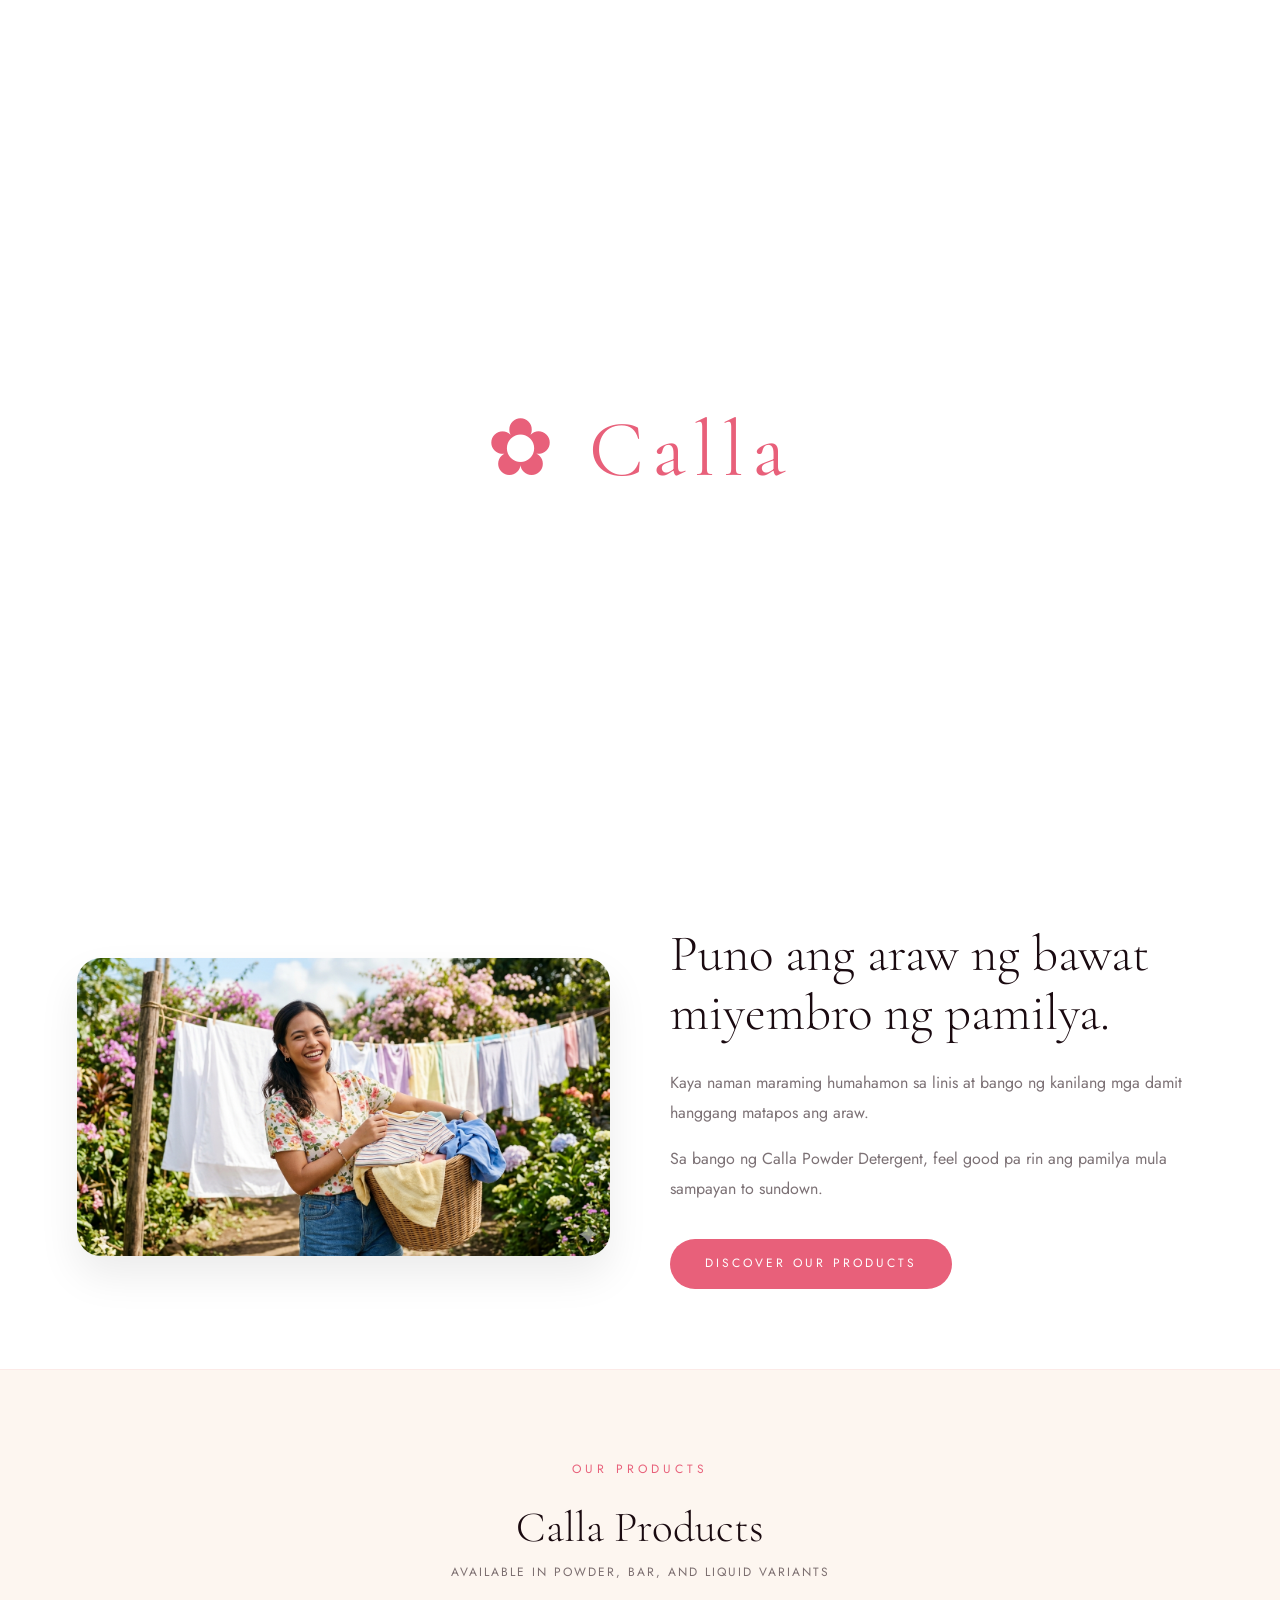
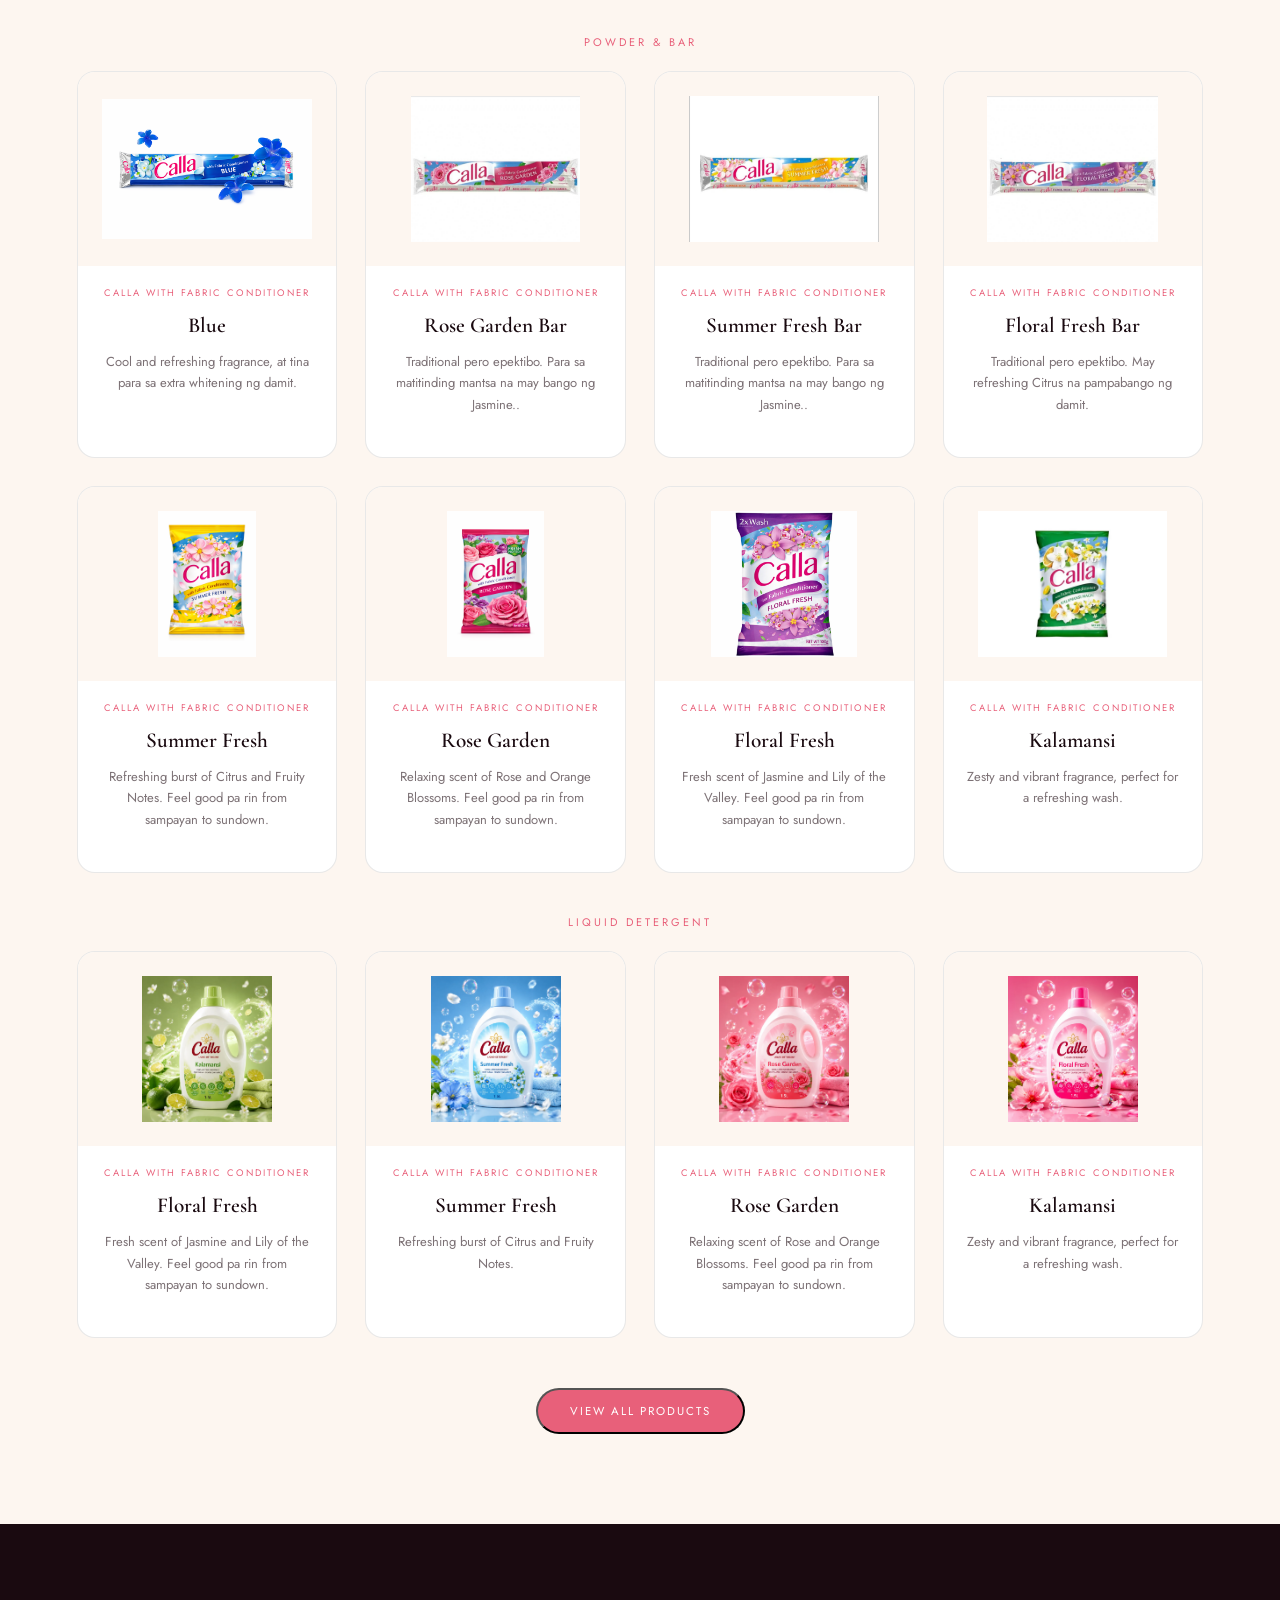
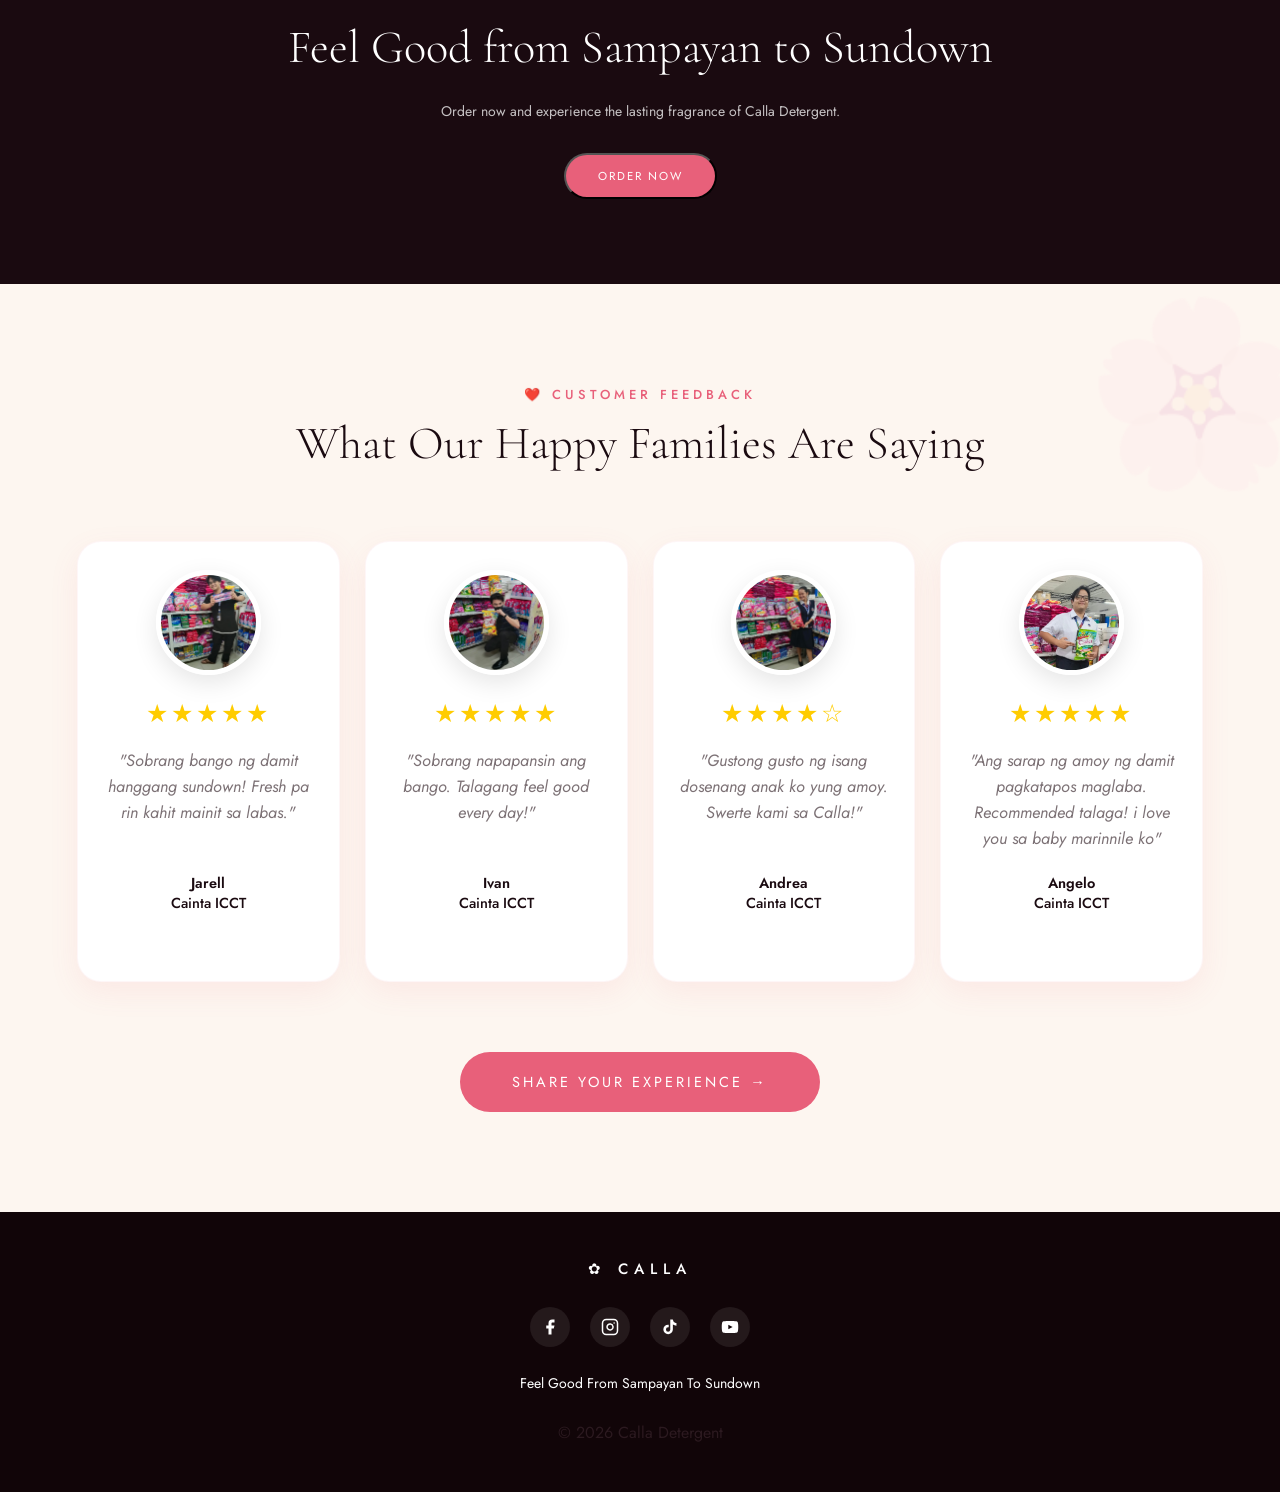
<file: CallaShop_Railway_Fixed (1)/wwwroot/index.html>
<!DOCTYPE html>
<html lang="en">
<head>
  <meta charset="UTF-8" />
  <meta name="viewport" content="width=device-width, initial-scale=1.0" />
  <link rel="preconnect" href="https://fonts.googleapis.com" />
  <link rel="preconnect" href="https://fonts.gstatic.com" crossorigin />
  <link href="https://fonts.googleapis.com/css2?family=Cormorant+Garamond:ital,wght@0,300;0,400;0,600;1,300;1,400&family=Jost:wght@200;300;400;500&display=swap" rel="stylesheet" />
  <title></title>
  <style>
    *, *::before, *::after { margin:0; padding:0; box-sizing:border-box; }
    :root {
      --pink:       #e8607a;
      --pink-light: #f2a0b0;
      --pink-pale:  #fdf0f3;
      --cream:      #fdf6f0;
      --dark:       #1a0a10;
      --text:       #2c1a20;
      --muted:      rgba(44,26,32,0.62);
      --border:     rgba(0,0,0,0.09);
      --white:      #ffffff;
      --font-d: 'Cormorant Garamond', Georgia, serif;
      --font-b: 'Jost', sans-serif;
    }
    html, body { 
      font-family: var(--font-b); 
      background: var(--white); 
      color: var(--text); 
      line-height: 1.65; 
    }

   nav{
  background:rgba(255,255,255,.96);

  backdrop-filter:blur(12px);

  border-bottom:1px solid rgba(232,96,122,.12);

  box-shadow:0 8px 30px rgba(0,0,0,.04);

  padding:0 6%;

  display:flex;
  align-items:center;
  justify-content:space-between;

  height:80px;

  position:sticky;
  top:0;

  z-index:999;
}
    
    .logo { display:flex; align-items:center; gap:10px; text-decoration:none; }
    .logo-name{
  font-family:var(--font-d);
  font-weight:600;

  font-size:36px;

  letter-spacing:4px;

  color:var(--pink);

  font-style:italic;
}
    .nav-links { display:flex; list-style:none; gap:2.5rem; }
.nav-links a{
  text-decoration:none;

  font-size:12px;

  font-weight:500;

  letter-spacing:3px;

  text-transform:uppercase;

  color:var(--text);

  opacity:.75;
}
.nav-links a:hover{
  opacity:1;
  color:var(--pink);
}
.nav-links a.active{
  color:var(--pink);
  opacity:1;
}



/* HERO */
.hero{
  position:relative;
  min-height:85vh;
  display:flex;
  align-items:center;
  padding:0 8%;
  overflow:hidden;
}

.hero-bg{
  position:absolute;
  inset:0;

background:
  linear-gradient(
    rgba(120,40,70,0.15),
    rgba(120,40,70,0.15)
  ),
  url('./assets/images/hero4.png');

  background-size:cover;
  background-position:center;
  background-repeat:no-repeat;

  animation:heroZoom 25s ease-in-out infinite alternate;
}
@keyframes heroZoom{
  from{
    transform:scale(1);
  }

  to{
    transform:scale(1.08);
  }
}

.hero-content{
  position:relative;
  z-index:2;
  width:100%;
}

.hero-text{
  max-width:550px;
  color:white;

  transform:translateY(-70px);
}

.hero-text h1{
  font-family:var(--font-d);
  font-size:clamp(5rem,8vw,8rem);
  font-style:italic;
  font-weight:300;
  line-height:.9;
  margin-bottom:18px;
}

.hero-subtitle{
  font-size:clamp(1.8rem,3vw,2.8rem);
  letter-spacing:14px;
  text-transform:uppercase;
  margin-bottom:28px;
}

.hero-description{
  font-size:20px;
  line-height:1.8;
  max-width:500px;
  margin-bottom:40px;
}

.hero-btn{
  display:inline-block;
  background:#ff5f8c;
  color:#fff;
  text-decoration:none;

  padding:22px 60px;

  border-radius:999px;

  font-size:15px;
  letter-spacing:4px;
  text-transform:uppercase;

  transition:.3s ease;
}

.hero-btn:hover{
  background:#eb4d7b;
  transform:translateY(-3px);
}

    /* Trust Band */
    .band {
      background: var(--pink);
      padding: 22px 6%;
      display: flex;
      align-items: center;
      justify-content: center;
      gap: 45px;
      flex-wrap: wrap;
      color: white;
      margin-top:-1px;
    }
    .band-item {
      display: flex;
      align-items: center;
      gap: 12px;
      text-align: center;
    }
    .band-num {
      font-family: var(--font-d);
      font-size: 2.1rem;
      font-weight: 600;
      line-height: 1;
    }
    .band-lbl {
      font-size: 9.5px;
      letter-spacing: 2px;
      text-transform: uppercase;
      opacity: 0.95;
      max-width: 110px;
    }

    /* Intro */
    .intro { 
      padding: 85px 6%; 
      background: var(--white); 
      display:flex; 
      flex-direction:column; 
      align-items:center; 
      text-align:center; 
    }
    .intro-text { max-width:640px; }
    .intro-text h2 { 
      font-family:var(--font-d); 
      font-size:clamp(1.8rem,3vw,2.6rem); 
      font-weight:300; 
      color:var(--dark); 
      margin-bottom:18px; 
      line-height:1.2; 
    }
    .intro-text p { 
      font-size:14px; 
      line-height:1.9; 
      color:var(--muted); 
    }

   .products-section{
    padding:90px 6%;
    background:var(--cream);

    border-top:1px solid rgba(232,96,122,.08);
}
    .sec-header { text-align:center; margin-bottom:50px; }
    .sec-header h2 { 
      font-family:var(--font-d); 
      font-size:clamp(1.9rem,4vw,2.7rem); 
      font-weight:300; 
      color:var(--dark); 
    }
    .sec-header p { 
      font-size:12px; 
      letter-spacing:2px; 
      text-transform:uppercase; 
      color:var(--muted); 
    }

    .category-label {
      text-align:center; 
      margin:40px 0 20px;
    }
    .category-label p {
      font-size:11px; 
      letter-spacing:3px; 
      text-transform:uppercase; 
      color:var(--pink); 
    }

    .products-row { 
      display:grid; 
      grid-template-columns:repeat(auto-fill,minmax(245px,1fr)); 
      gap:28px; 
      max-width:1250px; 
      margin:0 auto; 
    }
    .prod-card { 
      background:var(--white); 
      border-radius:18px; 
      overflow:hidden; 
      border:1px solid var(--border); 
      transition: all .3s ease; 
    }
   .prod-card:hover{
  box-shadow:0 25px 50px rgba(232,96,122,.18);
  transform:translateY(-10px);
}
    .prod-img-wrap { 
      width:100%; 
      aspect-ratio:4/3; 
      background:var(--cream); 
      display:flex; 
      align-items:center; 
      justify-content:center; 
      overflow:hidden; 
      padding:24px; 
    }
    .prod-img-wrap img { 
      width:100%; 
      height:100%; 
      object-fit:contain; 
      transition:transform .4s ease; 
    }
    .prod-card:hover .prod-img-wrap img { 
      transform:scale(1.08); 
    }

    .prod-info { padding:20px 22px 26px; text-align:center; }
    .prod-tag { 
      font-size:9.5px; 
      letter-spacing:2px; 
      text-transform:uppercase; 
      color:var(--pink); 
      margin-bottom:6px; 
    }
    .prod-name { 
      font-family:var(--font-d); 
      font-size:1.33rem; 
      font-weight:600; 
      color:var(--dark); 
      margin-bottom:8px; 
    }
    .prod-desc { 
      font-size:13px; 
      line-height:1.65; 
      color:var(--muted); 
      margin-bottom:16px; 
    }

    .prod-link { 
      background:var(--pink); 
      color:var(--white); 
      text-decoration:none; 
      padding:13px 32px; 
      border-radius:50px; 
      font-family:var(--font-b); 
      font-size:11.5px; 
      letter-spacing:2px; 
      text-transform:uppercase; 
      cursor:pointer; 
      transition:background .3s; 
      display: inline-block;
    }
    .prod-link:hover { background:#d44f68; }

    .cta-section { 
      background:var(--dark); 
      padding:85px 6%; 
      text-align:center; 
    }
    .cta-section h2 { 
      font-family:var(--font-d); 
      font-size:clamp(1.9rem,4.5vw,2.9rem); 
      font-weight:300; 
      color:var(--white); 
      margin-bottom:14px; 
    }
    .cta-section p { 
      font-size:14px; 
      color:rgba(255,255,255,0.75); 
      max-width:520px; 
      margin:0 auto 30px; 
    }

    footer { 
      background:#110508; 
      padding:45px 6%; 
      display:flex; 
      align-items:center; 
      justify-content:space-between; 
      flex-wrap:wrap; 
      gap:25px; 
    }
    .foot-logo { 
      font-family:var(--font-b); 
      font-weight:500; 
      font-size:15px; 
      letter-spacing:6px; 
      text-transform:uppercase; 
      color:var(--white); 
    }
    .family-section{
  padding:80px 6%;
  display:flex;
  align-items:center;
  justify-content:center;
  gap:60px;
  background:#fff;
}

.family-image{
  flex:1;
  position:relative;
}
.family-image::before{
  content:'';

  position:absolute;

  width:220px;
  height:220px;

  border-radius:50%;

  background:rgba(232,96,122,.08);

  top:-35px;
  left:-35px;

  z-index:-1;
}
.family-image::after{
  content:'';

  position:absolute;

  width:120px;
  height:120px;

  border-radius:50%;

  background:rgba(232,96,122,.05);

  right:-20px;
  bottom:-20px;

  z-index:-1;
}

.family-image img{
  width:100%;
  border-radius:24px;
  display:block;
  box-shadow:0 20px 40px rgba(0,0,0,.08);
}

.family-content{
  flex:1;
  max-width:550px;
}

.family-content h2{
  font-family:var(--font-d);
  font-size:clamp(2.3rem,4vw,3.5rem);
  font-weight:300;
  line-height:1.15;
  margin-bottom:25px;
  color:var(--dark);
}

.family-content p{
  font-size:16px;
  color:var(--muted);
  margin-bottom:15px;
  line-height:1.9;
}

.family-btn{
  display:inline-block;
  margin-top:20px;

  background:var(--pink);
  color:#fff;
  text-decoration:none;

  padding:15px 35px;
  border-radius:999px;

  font-size:12px;
  letter-spacing:3px;
  text-transform:uppercase;

  transition:.3s;
}

.family-btn:hover{
  background:#d94f69;
  transform:translateY(-2px);
}
.loader{
  position:fixed;
  inset:0;
  background:#fff;
  display:flex;
  justify-content:center;
  align-items:center;
  z-index:99999;
  transition:1s;
}

.loader span{
  font-family:var(--font-d);
  font-size:5rem;
  letter-spacing:8px;
  color:var(--pink);
  opacity:0;
  animation:reveal 1.8s forwards;
}

@keyframes reveal{
  0%{
    opacity:0;
    letter-spacing:25px;
  }
  100%{
    opacity:1;
    letter-spacing:8px;
  }
}

.loader{
  position:fixed;
  inset:0;
  background:#fff;
  display:flex;
  justify-content:center;
  align-items:center;
  z-index:99999;
  transition:1s;
}

.loader span{
  font-family:var(--font-d);
  font-size:5rem;
  letter-spacing:8px;
  color:var(--pink);
  opacity:0;
  animation:reveal 1.8s forwards;
}

@keyframes reveal{
  0%{
    opacity:0;
    letter-spacing:25px;
  }
  100%{
    opacity:1;
    letter-spacing:8px;
  }
}

.loader{

  position:fixed;

  inset:0;

  background:#fff;

  display:flex;

  justify-content:center;

  align-items:center;

  z-index:99999;

  transition:1s;

}



.loader span{

  font-family:var(--font-d);

  font-size:5rem;

  letter-spacing:8px;

  color:var(--pink);

  opacity:0;

  animation:reveal 1.8s forwards;

}



@keyframes reveal{

  0%{

    opacity:0;

    letter-spacing:25px;

  }

  100%{

    opacity:1;

    letter-spacing:8px;

  }

}



.loader.hide{

  opacity:0;

  visibility:hidden;

}.loader{
  position:fixed;
  inset:0;
  background:#fff;
  display:flex;
  justify-content:center;
  align-items:center;
  z-index:99999;
  transition:1s;
}

.loader span{
  font-family:var(--font-d);
  font-size:5rem;
  letter-spacing:8px;
  color:var(--pink);
  opacity:0;
  animation:reveal 1.8s forwards;
}

@keyframes reveal{
  0%{
    opacity:0;
    letter-spacing:25px;
  }
  100%{
    opacity:1;
    letter-spacing:8px;
  }
}

.loader.hide{
  opacity:0;
  visibility:hidden;
}
@media(max-width:900px){

  .family-section{
    flex-direction:column;
    text-align:center;
  }

  .family-content{
    max-width:100%;
  }

}

    @media(max-width:640px) {
      .nav-links { display:none; }
      .band { gap:30px; }
      .products-row { gap:22px; }
    }


.petals-container{
  position:absolute;
  inset:0;
  overflow:hidden;
  pointer-events:none;
  z-index:1;
}

.petal{
  position:absolute;
  top:-60px;

  color:#ffd1dc;

  text-shadow:
    0 0 8px rgba(255,255,255,.8),
    0 0 15px rgba(255,209,220,.7);

  opacity:.95;

  font-size:28px;

  animation-name:fall;
  animation-timing-function:linear;
  animation-fill-mode:forwards;
}

@keyframes fall{

  0%{
    transform:
      translateX(0)
      translateY(-60px)
      rotate(0deg);

    opacity:0;
  }

  10%{
    opacity:.8;
  }

  50%{
    transform:
      translateX(-40px)
      translateY(50vh)
      rotate(180deg);
  }

  100%{
    transform:
      translateX(40px)
      translateY(100vh)
      rotate(360deg);

    opacity:0;
  }
}


.prod-card{
  opacity:0;
  transform:translateY(60px);
  transition:
    opacity .8s ease,
    transform .8s ease;
}

.prod-card.show{
  opacity:1;
  transform:translateY(0);
}
.hero-text h1,
.hero-subtitle,
.hero-description,
.hero-btn{
  opacity:0;
  transform:translateY(40px);
}

.hero-text h1{
  animation:heroReveal .8s ease forwards;
}

.hero-subtitle{
  animation:heroReveal .8s ease forwards;
  animation-delay:.3s;
}

.hero-description{
  animation:heroReveal .8s ease forwards;
  animation-delay:.6s;
}

.hero-btn{
  animation:heroReveal .8s ease forwards;
  animation-delay:.9s;
}

@keyframes heroReveal{
  to{
    opacity:1;
    transform:translateY(0);
  }
}
.review-cta {
  background: var(--cream);
  padding: 90px 6%;
  text-align: center;
  position: relative;
  overflow: hidden;
}

.review-cta::before {
  content: '🌸';
  position: absolute;
  font-size: 180px;
  opacity: 0.08;
  top: -40px;
  right: -30px;
  z-index: 0;
}

.review-content {
  position: relative;
  z-index: 2;
  max-width: 720px;
  margin: 0 auto;
}

.review-label {
  color: var(--pink);
  font-size: 13px;
  letter-spacing: 4px;
  text-transform: uppercase;
  margin-bottom: 12px;
  font-weight: 500;
}

.review-cta h2 {
  font-family: var(--font-d);
  font-size: clamp(2rem, 4.5vw, 2.8rem);
  font-weight: 300;
  color: var(--dark);
  margin-bottom: 28px;
  line-height: 1.15;
}

.review-text {
  font-size: 1.35rem;
  line-height: 1.6;
  color: var(--muted);
  font-style: italic;
  max-width: 580px;
  margin: 0 auto 24px;
}

.review-author {
  color: var(--pink);
  font-size: 15px;
  margin-bottom: 40px;
  font-weight: 500;
}

.review-btn {
  display: inline-block;
  background: var(--pink);
  color: white;
  padding: 18px 48px;
  border-radius: 50px;
  text-decoration: none;
  font-size: 14px;
  letter-spacing: 3px;
  text-transform: uppercase;
  transition: all 0.3s;
}

.review-btn:hover {
  background: #d44f68;
  transform: translateY(-4px);
}
.review-cta {
  background: var(--cream);
  padding: 100px 6%;
  text-align: center;
}

.review-header {
  margin-bottom: 70px;
}

.review-label {
  color: var(--pink);
  font-size: 13px;
  letter-spacing: 4px;
  text-transform: uppercase;
  margin-bottom: 12px;
  font-weight: 500;
}

.review-cta h2 {
  font-family: var(--font-d);
  font-size: clamp(2.1rem, 4.5vw, 2.9rem);
  font-weight: 300;
  color: var(--dark);
  line-height: 1.15;
}

.testimonials-grid {
  display: grid;
  grid-template-columns: repeat(3, 1fr);
  gap: 28px;
  max-width: 1150px;
  margin: 0 auto 70px;
}

.testimonial-card {
  background: white;
  padding: 24px 20px;
  border-radius: 22px;
  box-shadow: 0 12px 35px rgba(232,96,122,0.1);
  text-align: center;
  transition: all 0.3s;
}

.testimonial-card:hover {
  transform: translateY(-8px);
  box-shadow: 0 20px 40px rgba(232,96,122,0.15);
}

.testimonial-img {
  width: 100%;
  height: 195px;
  object-fit: cover;
  border-radius: 16px;
  margin-bottom: 18px;
}

.stars {
  color: #ffcc00;
  font-size: 1.4rem;
  margin-bottom: 12px;
  letter-spacing: 4px;
}

.review-text {
  font-size: 1.02rem;
  line-height: 1.55;
  color: var(--muted);
  margin-bottom: 18px;
  min-height: 105px;
}

.review-author {
  font-size: 15px;
  color: var(--dark);
}

/* Mobile */
@media (max-width: 992px) {
  .testimonials-grid {
    grid-template-columns: repeat(2, 1fr);
  }
}

@media (max-width: 600px) {
  .testimonials-grid {
    grid-template-columns: 1fr;
  }
}
.review-text {
  font-size: 1.05rem;
  line-height: 1.6;
  color: var(--muted);
  margin-bottom: 24px;
  font-style: italic;
}

.review-author {
  font-size: 15px;
  line-height: 1.4;
}

.review-author strong {
  color: var(--dark);
}

.review-btn {
  display: inline-block;
  background: var(--pink);
  color: white;
  padding: 18px 52px;
  border-radius: 50px;
  text-decoration: none;
  font-size: 14.5px;
  letter-spacing: 3px;
  text-transform: uppercase;
  transition: all 0.3s;
}

.review-btn:hover {
  background: #d44f68;
  transform: translateY(-4px);
}
.testimonials-grid {
  display: grid;
  grid-template-columns: repeat(4, 1fr);   /* 4 columns */
  gap: 28px;
  max-width: 1250px;
  margin: 0 auto 70px;
}

.testimonial-card {
  background: white;
  padding: 28px 22px;
  border-radius: 24px;
  box-shadow: 0 10px 30px rgba(232,96,122,0.08);
  text-align: center;
  transition: all 0.4s ease;
  border: 1px solid rgba(232,96,122,0.06);
  height: 100%;
}

.testimonial-card:hover {
  transform: translateY(-8px);
  box-shadow: 0 20px 45px rgba(232,96,122,0.15);
}

.testimonial-img {
  width: 105px;
  height: 105px;
  object-fit: cover;
  border-radius: 50%;
  margin: 0 auto 18px;
  border: 5px solid #fff;
  box-shadow: 0 8px 25px rgba(0,0,0,0.1);
}

.stars {
  color: #ffcc00;
  font-size: 1.55rem;
  margin-bottom: 16px;
  letter-spacing: 3px;
}

.review-text {
  font-size: 1.02rem;
  line-height: 1.65;
  color: var(--muted);
  font-style: italic;
  margin-bottom: 20px;
}

.review-author {
  font-size: 14.5px;
  line-height: 1.4;
}

.review-author strong {
  color: var(--dark);
  font-weight: 600;
}

/* Mobile Responsiveness */
@media (max-width: 1100px) {
  .testimonials-grid {
    grid-template-columns: repeat(2, 1fr);
  }
}

@media (max-width: 640px) {
  .testimonials-grid {
    grid-template-columns: 1fr;
  }
}
.testimonials-grid {
  display: grid;
  grid-template-columns: repeat(4, 1fr);
  gap: 25px;                    /* Bahagyang binawasan ang gap */
  max-width: 1250px;
  margin: 0 auto 70px;
}

.testimonial-card {
  background: white;
  padding: 28px 20px;           /* Pinaliit ang padding */
  border-radius: 24px;
  box-shadow: 0 10px 30px rgba(232,96,122,0.09);
  text-align: center;
  transition: all 0.4s ease;
  border: 1px solid rgba(232,96,122,0.06);
  height: 100%;
  display: flex;
  flex-direction: column;
  align-items: center;
}

.testimonial-card:hover {
  transform: translateY(-8px);
  box-shadow: 0 20px 45px rgba(232,96,122,0.15);
}

.testimonial-img {
  width: 105px;                 /* Pinaliit ang picture */
  height: 105px;
  object-fit: cover;
  border-radius: 50%;
  margin-bottom: 18px;
  border: 5px solid #fff;
  box-shadow: 0 8px 25px rgba(0,0,0,0.1);
}

.stars {
  color: #ffcc00;
  font-size: 1.55rem;
  margin-bottom: 14px;
  letter-spacing: 3px;
}

.review-text {
  font-size: 1.02rem;
  line-height: 1.6;
  color: var(--muted);
  font-style: italic;
  margin-bottom: 20px;
  flex: 1;
}

.review-author {
  font-size: 14.5px;
  line-height: 1.4;
}

.review-author strong {
  color: var(--dark);
  font-weight: 600;
}

/* Mobile */
@media (max-width: 1100px) {
  .testimonials-grid {
    grid-template-columns: repeat(2, 1fr);
  }
}

@media (max-width: 640px) {
  .testimonials-grid {
    grid-template-columns: 1fr;
  }
}
  </style>
</head> 
<body>
  <div class="loader">
  <span>✿ Calla</span>
</div>

<nav>
  <a href="index.html" class="logo">
    <span class="logo-name">✿ Calla</span>
  </a>
  <ul class="nav-links">
    <a href="index.html" class="active">Home</a>
    <a href="shop.html" class="active">Products</a>
    <a href="media.html" class="active">Media</a>
    <a href="feedback.html" class="active">Feedback</a>
    <a href="contact.html" class="active">Contact Us</a>
</ul>
</nav>
<section class="hero">

  <div class="hero-bg"></div>

  <div class="hero-overlay"></div>

  <div class="petals-container"></div>

  <div class="hero-content">

    <div class="hero-text">

      <h1>CALLA</h1>

      <p class="hero-subtitle">
        GOOD VIBES
      </p>

      <p class="hero-description">
  Vibrant scents for every moment,
  made to lift your mood.
</p>
     <a href="#products" class="hero-btn">
  DISCOVER MORE
</a>

    </div>

  </div>

</section>

<section class="family-section">

  <div class="family-image">
    <img src="./assets/images/img.png" alt="Calla Family">
  </div>

  <div class="family-content">
    <h2>Puno ang araw ng bawat miyembro ng pamilya.</h2>

    <p>
      Kaya naman maraming humahamon sa linis at bango ng kanilang mga damit
      hanggang matapos ang araw.
    </p>

    <p>
      Sa bango ng Calla Powder Detergent, feel good pa rin ang pamilya
      mula sampayan to sundown.
    </p>

    <a href="#products" class="family-btn">
      DISCOVER OUR PRODUCTS
    </a>

  </div>

</section>

<section id="products" class="products-section">
  <div class="sec-header">

  <p style="
  color:var(--pink);
  letter-spacing:4px;
  margin-bottom:12px;
  ">
  OUR PRODUCTS
  </p>

  <h2>Calla Products</h2>

  <p>
  Available in Powder, Bar, and Liquid variants
  </p>

</div>

  <div class="category-label">
    <p>Powder &amp; Bar</p>
  </div>
  <div class="products-row">
   <div class="prod-card">
      <div class="prod-img-wrap"><img src="./assets/images/blue.png" alt="Blue" onerror="this.style.opacity='0.3'" /></div>
      <div class="prod-info">
        <p class="prod-tag">Calla with Fabric Conditioner</p>
        <h3 class="prod-name">Blue</h3>
        <p class="prod-desc">Cool and refreshing fragrance, at tina para sa extra whitening ng damit.</p>
      </div>
    </div>
    <div class="prod-card">
      <div class="prod-img-wrap"><img src="./assets/images/Rose Garden Bar.jpg" alt="Floral Fresh" onerror="this.style.opacity='0.3'" /></div>
      <div class="prod-info">
        <p class="prod-tag">Calla with Fabric Conditioner</p>
        <h3 class="prod-name">Rose Garden Bar</h3>
        <p class="prod-desc">Traditional pero epektibo. Para sa matitinding mantsa na may bango ng Jasmine..</p>
      </div>
    </div>
    <div class="prod-card">
      <div class="prod-img-wrap"><img src="./assets/images/Summer Fresh.jpg" alt="Floral Fresh" onerror="this.style.opacity='0.3'" /></div>
      <div class="prod-info">
        <p class="prod-tag">Calla with Fabric Conditioner</p>
        <h3 class="prod-name">Summer Fresh Bar</h3>
        <p class="prod-desc">Traditional pero epektibo. Para sa matitinding mantsa na may bango ng Jasmine..</p>
      </div>
    </div>
    <div class="prod-card">
      <div class="prod-img-wrap"><img src="./assets/images/Summer Fresh Bar.jpg" alt="Floral Fresh" onerror="this.style.opacity='0.3'" /></div>
      <div class="prod-info">
        <p class="prod-tag">Calla with Fabric Conditioner</p>
        <h3 class="prod-name">Floral Fresh Bar</h3>
        <p class="prod-desc">Traditional pero epektibo. May refreshing Citrus na pampabango ng damit.</p>
      </div>
    </div>
    <div class="prod-card">
      <div class="prod-img-wrap"><img src="./assets/images/Yellow.png" alt="Summer Fresh" onerror="this.style.opacity='0.3'" /></div>
      <div class="prod-info">
        <p class="prod-tag">Calla with Fabric Conditioner</p>
        <h3 class="prod-name">Summer Fresh</h3>
        <p class="prod-desc">Refreshing burst of Citrus and Fruity Notes. Feel good pa rin from sampayan to sundown.</p>
      </div>
    </div>
    <div class="prod-card">
      <div class="prod-img-wrap"><img src="./assets/images/Rose.png" alt="Rose Garden" onerror="this.style.opacity='0.3'" /></div>
      <div class="prod-info">
        <p class="prod-tag">Calla with Fabric Conditioner</p>
        <h3 class="prod-name">Rose Garden</h3>
        <p class="prod-desc">Relaxing scent of Rose and Orange Blossoms. Feel good pa rin from sampayan to sundown.</p>
      </div>
    </div>
    <div class="prod-card">
      <div class="prod-img-wrap"><img src="./assets/images/Floral.png" alt="Floral Fresh" onerror="this.style.opacity='0.3'" /></div>
      <div class="prod-info">
        <p class="prod-tag">Calla with Fabric Conditioner</p>
        <h3 class="prod-name">Floral Fresh</h3>
        <p class="prod-desc">Fresh scent of Jasmine and Lily of the Valley. Feel good pa rin from sampayan to sundown.</p>
      </div>
    </div>
    <div class="prod-card">
      <div class="prod-img-wrap"><img src="./assets/images/Kalamansi.png" alt="Kalamansi" onerror="this.style.opacity='0.3'" /></div>
      <div class="prod-info">
        <p class="prod-tag">Calla with Fabric Conditioner</p>
        <h3 class="prod-name">Kalamansi</h3>
        <p class="prod-desc">Zesty and vibrant fragrance, perfect for a refreshing wash.</p>
      </div>
    </div>
  </div>


  <div class="category-label">
    <p>Liquid Detergent</p>
  </div>
  <div class="products-row">
    <div class="prod-card">
      <div class="prod-img-wrap"><img src="./assets/images/FFresh LD.png" alt="Floral Fresh" onerror="this.style.opacity='0.3'" /></div>
      <div class="prod-info">
        <p class="prod-tag">Calla with Fabric Conditioner</p>
        <h3 class="prod-name">Floral Fresh</h3>
        <p class="prod-desc">Fresh scent of Jasmine and Lily of the Valley. Feel good pa rin from sampayan to sundown.</p>
      </div>
    </div>
    <div class="prod-card">
      <div class="prod-img-wrap"><img src="./assets/images/Summer Fresh LD.png" alt="Summer Fresh" onerror="this.style.opacity='0.3'" /></div>
      <div class="prod-info">
        <p class="prod-tag">Calla with Fabric Conditioner</p>
        <h3 class="prod-name">Summer Fresh</h3>
        <p class="prod-desc">Refreshing burst of Citrus and Fruity Notes.</p>
      </div>
    </div>
    <div class="prod-card">
      <div class="prod-img-wrap"><img src="./assets/images/Rose Garden LD.png" alt="Rose Garden" onerror="this.style.opacity='0.3'" /></div>
      <div class="prod-info">
        <p class="prod-tag">Calla with Fabric Conditioner</p>
        <h3 class="prod-name">Rose Garden</h3>
        <p class="prod-desc">Relaxing scent of Rose and Orange Blossoms. Feel good pa rin from sampayan to sundown.</p>
      </div>
    </div>
    <div class="prod-card">
      <div class="prod-img-wrap"><img src="./assets/images/Kalamansi LD.png" alt="Kalamansi" onerror="this.style.opacity='0.3'" /></div>
      <div class="prod-info">
        <p class="prod-tag">Calla with Fabric Conditioner</p>
        <h3 class="prod-name">Kalamansi</h3>
        <p class="prod-desc">Zesty and vibrant fragrance, perfect for a refreshing wash.</p>
      </div>
    </div>
  </div>

  <div style="text-align:center; margin-top:50px;">
    <button class="prod-link" onclick="location.href='shop.html'">View All Products</button>
  </div>
</section>

<section class="cta-section">
  <h2>Feel Good from Sampayan to Sundown</h2>
  <p>Order now and experience the lasting fragrance of Calla Detergent.</p>
  <button class="prod-link" onclick="location.href='shop.html'">Order Now</button>
</section>
<section class="review-cta">
  <div class="review-header">
    <p class="review-label">❤️ CUSTOMER FEEDBACK</p>
    <h2>What Our Happy Families Are Saying</h2>
  </div>

  <div class="testimonials-grid">
    <!-- Kent -->
    <div class="testimonial-card">
      <img src="./assets/images/cm5.jpeg" alt="Kent" class="testimonial-img">
      <div class="stars">★★★★★</div>
      <p class="review-text">"Sobrang bango ng damit hanggang sundown! Fresh pa rin kahit mainit sa labas."</p>
      <div class="review-author">
        <strong>Jarell</strong><br>
        <span>Cainta ICCT</span>
      </div>
    </div>

    <!-- Ivan -->
    <div class="testimonial-card">
      <img src="./assets/images/cm2.jpeg" alt="Ivan" class="testimonial-img">
      <div class="stars">★★★★★</div>
      <p class="review-text">"Sobrang napapansin ang bango. Talagang feel good every day!"</p>
      <div class="review-author">
        <strong>Ivan</strong><br>
        <span>Cainta ICCT</span>
      </div>
    </div>

    <!-- Andrea -->
    <div class="testimonial-card">
      <img src="./assets/images/cm3.jpeg" alt="Andrea" class="testimonial-img">
      <div class="stars">★★★★☆</div>
      <p class="review-text">"Gustong gusto ng isang dosenang anak ko yung amoy. Swerte kami sa Calla!"</p>
      <div class="review-author">
        <strong>Andrea</strong><br>
        <span>Cainta ICCT</span>
      </div>
    </div>

    <!-- Angelo -->
    <div class="testimonial-card">
      <img src="./assets/images/cm4.jpg" alt="Angelo" class="testimonial-img">
      <div class="stars">★★★★★</div>
      <p class="review-text">"Ang sarap ng amoy ng damit pagkatapos maglaba. Recommended talaga! i love you sa baby marinnile ko"</p>
      <div class="review-author">
        <strong>Angelo</strong><br>
        <span>Cainta ICCT</span>
      </div>
    </div>
  </div>

  <a href="feedback.html" class="review-btn">Share Your Experience →</a>
</section>
<footer style="flex-direction:column; text-align:center; gap:25px; padding:45px 6%;">
  <span class="foot-logo">✿ Calla</span>

  <div style="display:flex; gap:20px; align-items:center; justify-content:center;">
    <a href="https://www.facebook.com/calladetergent/" target="_blank" title="Facebook" style="display:flex; align-items:center; justify-content:center; width:40px; height:40px; border-radius:50%; background:rgba(255,255,255,0.08); transition:background .2s;" onmouseover="this.style.background='#1877f2'" onmouseout="this.style.background='rgba(255,255,255,0.08)'">
      <svg xmlns="http://www.w3.org/2000/svg" width="18" height="18" viewBox="0 0 24 24" fill="white"><path d="M18 2h-3a5 5 0 0 0-5 5v3H7v4h3v8h4v-8h3l1-4h-4V7a1 1 0 0 1 1-1h3z"/></svg>
    </a>
    <a href="#" title="Instagram" style="display:flex; align-items:center; justify-content:center; width:40px; height:40px; border-radius:50%; background:rgba(255,255,255,0.08); transition:background .2s;" onmouseover="this.style.background='#e1306c'" onmouseout="this.style.background='rgba(255,255,255,0.08)'">
      <svg xmlns="http://www.w3.org/2000/svg" width="18" height="18" viewBox="0 0 24 24" fill="none" stroke="white" stroke-width="2" stroke-linecap="round" stroke-linejoin="round"><rect x="2" y="2" width="20" height="20" rx="5" ry="5"/><path d="M16 11.37A4 4 0 1 1 12.63 8 4 4 0 0 1 16 11.37z"/><line x1="17.5" y1="6.5" x2="17.51" y2="6.5"/></svg>
    </a>
    <a href="https://www.tiktok.com/@calladetergent" target="_blank" title="TikTok" style="display:flex; align-items:center; justify-content:center; width:40px; height:40px; border-radius:50%; background:rgba(255,255,255,0.08); transition:background .2s;" onmouseover="this.style.background='#333'" onmouseout="this.style.background='rgba(255,255,255,0.08)'">
      <svg xmlns="http://www.w3.org/2000/svg" width="18" height="18" viewBox="0 0 24 24" fill="white"><path d="M19.59 6.69a4.83 4.83 0 0 1-3.77-4.25V2h-3.45v13.67a2.89 2.89 0 0 1-2.88 2.5 2.89 2.89 0 0 1-2.89-2.89 2.89 2.89 0 0 1 2.89-2.89c.28 0 .54.04.79.1V9.01a6.33 6.33 0 0 0-.79-.05 6.34 6.34 0 0 0-6.34 6.34 6.34 6.34 0 0 0 6.34 6.34 6.34 6.34 0 0 0 6.33-6.34V8.69a8.18 8.18 0 0 0 4.78 1.52V6.75a4.85 4.85 0 0 1-1.01-.06z"/></svg>
    </a>
    <a href="https://www.youtube.com/channel/UCK6Rw9IgQ3IiVwT3MNxAAdQ" target="_blank" title="YouTube" style="display:flex; align-items:center; justify-content:center; width:40px; height:40px; border-radius:50%; background:rgba(255,255,255,0.08); transition:background .2s;" onmouseover="this.style.background='#ff0000'" onmouseout="this.style.background='rgba(255,255,255,0.08)'">
      <svg xmlns="http://www.w3.org/2000/svg" width="18" height="18" viewBox="0 0 24 24" fill="white"><path d="M22.54 6.42a2.78 2.78 0 0 0-1.95-1.96C18.88 4 12 4 12 4s-6.88 0-8.59.46A2.78 2.78 0 0 0 1.46 6.42 29 29 0 0 0 1 12a29 29 0 0 0 .46 5.58 2.78 2.78 0 0 0 1.95 1.95C5.12 20 12 20 12 20s6.88 0 8.59-.47a2.78 2.78 0 0 0 1.95-1.95A29 29 0 0 0 23 12a29 29 0 0 0-.46-5.58z"/><polygon points="9.75 15.02 15.5 12 9.75 8.98 9.75 15.02" fill="#110508"/></svg>
    </a>
  </div>

  <div style="color:white;font-size:14px;">
Feel Good From Sampayan To Sundown
</div>

<span class="foot-copy">
© 2026 Calla Detergent
</span>
</footer>
<script>
window.addEventListener("load", () => {
  setTimeout(() => {
    document.querySelector(".loader").classList.add("hide");
  }, 2200);
});
</script>
<script>

const petalsContainer =
document.querySelector(".petals-container");

for(let i = 0; i < 25; i++){

    const petal =
    document.createElement("span");

    petal.classList.add("petal");

    petal.innerHTML = "🌸";

    petal.style.left =
    Math.random() * 100 + "%";

   petal.style.fontSize =
(24 + Math.random() * 20) + "px";

    petal.style.animationDuration =
(12 + Math.random() * 8) + "s";

    petal.style.animationDelay =
    Math.random() * 5 + "s";

    petalsContainer.appendChild(petal);

    
}



</script>
<script>

const cards = document.querySelectorAll('.prod-card');

const observer = new IntersectionObserver((entries)=>{

  entries.forEach(entry=>{

    if(entry.isIntersecting){

      entry.target.classList.add('show');

    }

  });

},{
  threshold:0.15
});

cards.forEach((card,index)=>{

  card.style.transitionDelay =
  `${index * 0.15}s`;

  observer.observe(card);

});

</script>

</body>
</html>
</file>
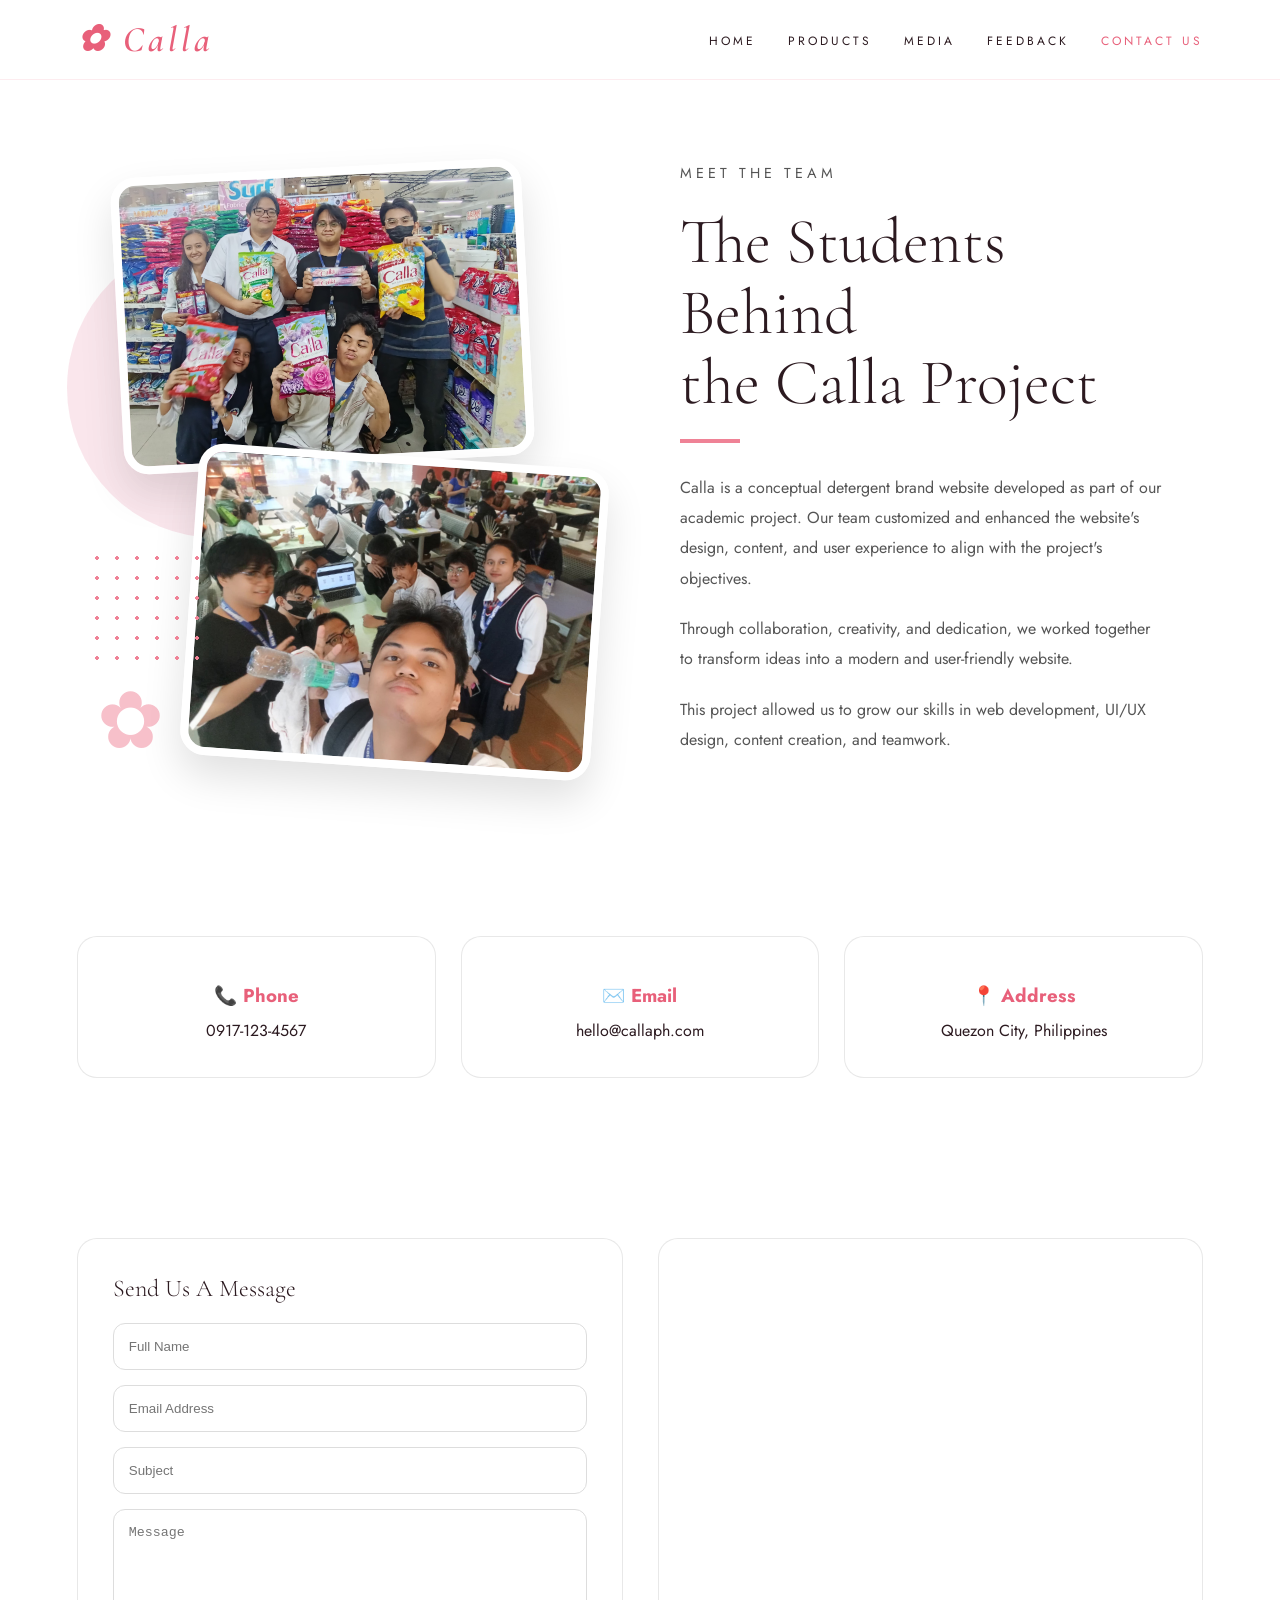
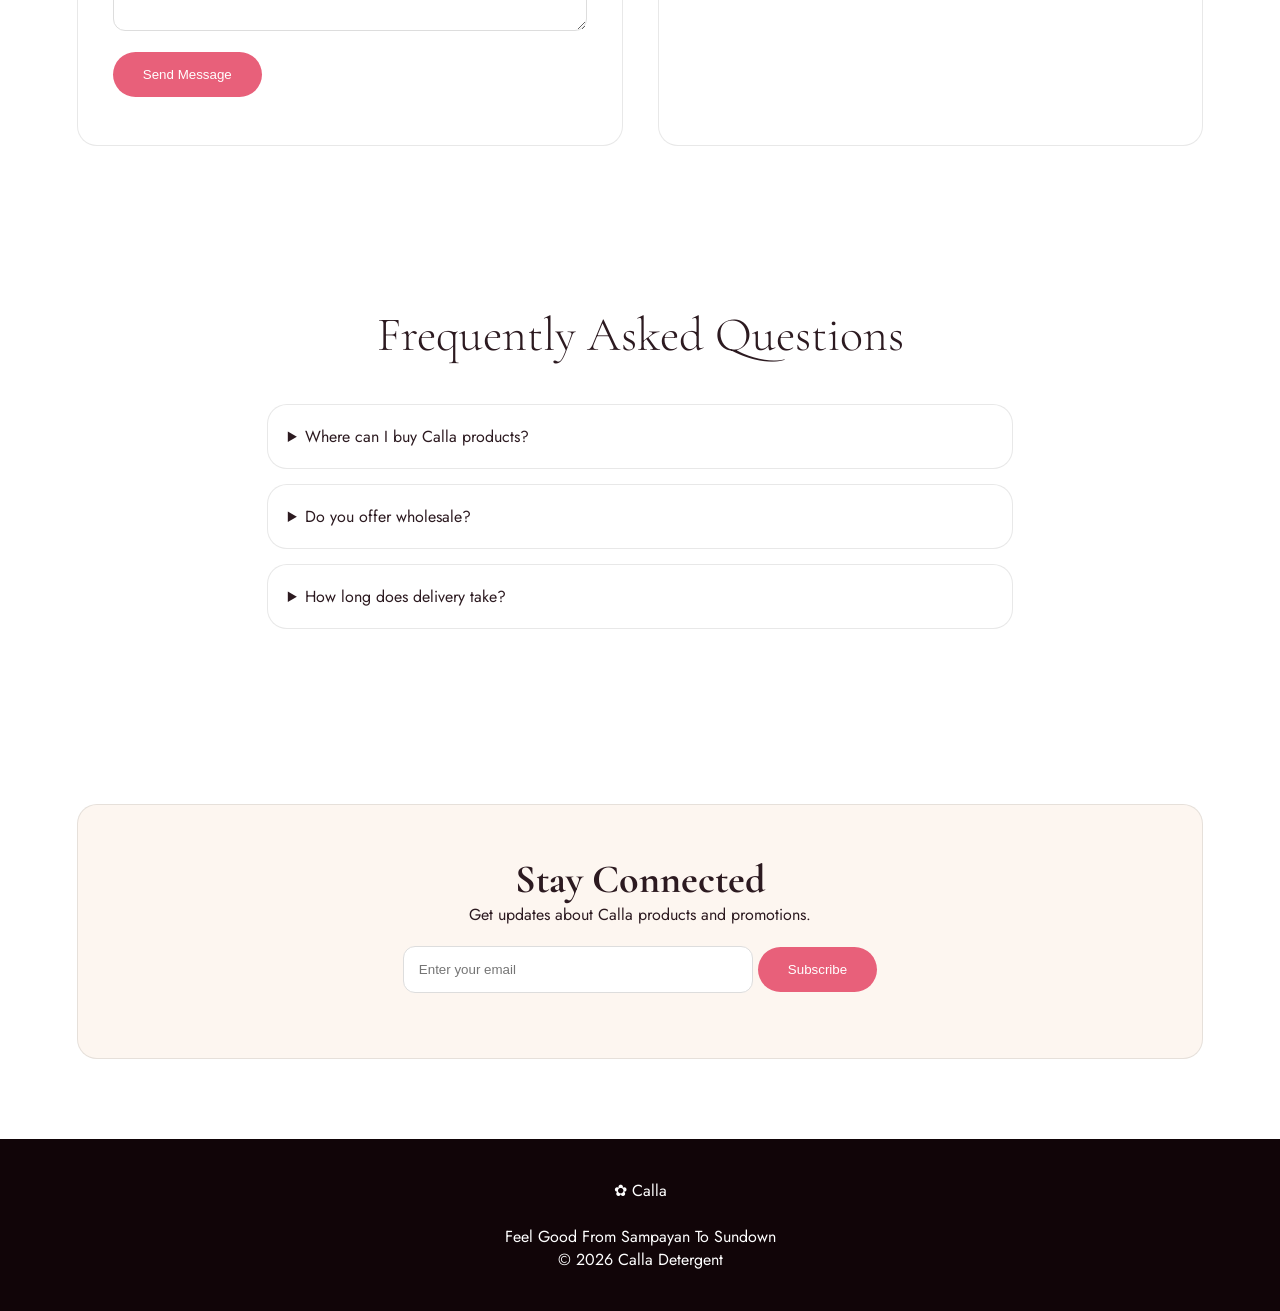
<file: CallaShop_Railway_Fixed (1)/wwwroot/contact.html>
<!DOCTYPE html>
<html lang="en">
<head>
<meta charset="UTF-8">
<meta name="viewport" content="width=device-width, initial-scale=1.0">
<title>Calla - Contact Us</title>
<link rel="preconnect" href="https://fonts.googleapis.com">
<link href="https://fonts.googleapis.com/css2?family=Cormorant+Garamond:wght@300;400;600&family=Jost:wght@300;400;500&display=swap" rel="stylesheet">
<style>
:root{
--pink:#e8607a;--cream:#fdf6f0;--dark:#1a0a10;--text:#2c1a20;--muted:rgba(44,26,32,.65);--border:rgba(0,0,0,.09);
--font-d:'Cormorant Garamond',serif;--font-b:'Jost',sans-serif;
}
*{margin:0;padding:0;box-sizing:border-box}
body{font-family:var(--font-b);color:var(--text);background:#fff}
nav{background:rgba(255,255,255,.96);backdrop-filter:blur(12px);border-bottom:1px solid rgba(232,96,122,.12);padding:0 6%;display:flex;justify-content:space-between;align-items:center;height:80px;position:sticky;top:0}
.logo-name{font-family:var(--font-d);font-size:36px;color:var(--pink);font-style:italic;text-decoration:none}
.nav-links{display:flex;list-style:none;gap:2rem}
.nav-links a{text-decoration:none;color:var(--text);text-transform:uppercase;font-size:12px;letter-spacing:3px}
.nav-links .active{color:var(--pink)}
.hero{
    height:40vh;

    background:
        linear-gradient(
            rgba(0,0,0,.45),
            rgba(0,0,0,.45)
        ),
        url('https://images.unsplash.com/photo-1582735689369-4fe89db7114c?q=80&w=1600&auto=format&fit=crop');

    background-size:cover;
    background-position:center;

    display:flex;
    align-items:center;
    justify-content:center;
    text-align:center;
    color:#fff;
}
.hero-content p{
    letter-spacing:4px;
    text-transform:uppercase;
    margin-bottom:10px;
}

.hero-content h1{
    font-family:var(--font-d);
    font-size:4.5rem;
    font-weight:300;
    margin-bottom:15px;
}

.hero-content span{
    font-size:1.1rem;
    opacity:.9;
}

.team-photo{
    max-width:1200px;
    margin:-90px auto 60px;
    padding:0 6%;
    position:relative;
    z-index:5;
}

.team-photo img{
    width:100%;
    display:block;
    border-radius:24px;
    border:6px solid #fff;
    box-shadow:0 25px 60px rgba(0,0,0,.18);
}

.team-intro{
    max-width:800px;
    margin:0 auto 70px;
    text-align:center;
    padding:0 20px;
}

.team-intro h2{
    font-family:var(--font-d);
    font-size:3rem;
    font-weight:300;
    margin-bottom:20px;
}

.team-intro p{
    line-height:1.8;
    color:var(--muted);
}

@media(max-width:900px){

    .hero-content h1{
        font-size:3rem;
    }

    .team-photo{
        margin:-40px auto 40px;
    }

    .team-intro h2{
        font-size:2.2rem;
    }
}
.hero h1{font-family:var(--font-d);font-size:4.5rem;font-weight:300}
.hero p{letter-spacing:4px;text-transform:uppercase}
.section{padding:80px 6%}
.cards{display:grid;grid-template-columns:repeat(auto-fit,minmax(250px,1fr));gap:25px}
.card{background:#fff;border:1px solid var(--border);border-radius:20px;padding:35px;text-align:center}
.card h3{margin:10px 0;color:var(--pink)}
.contact-grid{display:grid;grid-template-columns:1fr 1fr;gap:35px}
.form-box,.map-box,.faq details,.newsletter{background:#fff;border:1px solid var(--border);border-radius:20px}
.form-box{padding:35px}
input,textarea{width:100%;padding:15px;border:1px solid #ddd;border-radius:12px;margin-bottom:15px}
button{background:var(--pink);color:#fff;border:none;padding:15px 30px;border-radius:999px;cursor:pointer}
.map-box iframe{width:100%;height:100%;min-height:500px;border:none;border-radius:20px}
.section-title{text-align:center;margin-bottom:40px}
.section-title h2{font-family:var(--font-d);font-size:3rem;font-weight:300}
.faq{max-width:900px;margin:auto}
.faq details{padding:20px;margin-bottom:15px}
.newsletter{text-align:center;padding:50px;background:var(--cream)}
.newsletter h2{font-family:var(--font-d);font-size:2.5rem}
.newsletter form{margin-top:20px}
.newsletter input{max-width:350px}
footer{background:#110508;color:#fff;text-align:center;padding:40px}
@media(max-width:900px){.contact-grid{grid-template-columns:1fr}.nav-links{display:none}.hero h1{font-size:3rem}}
.logo{
    text-decoration:none;
}

.logo-name{
    font-family:var(--font-d);
    font-weight:600;
    font-size:36px;
    letter-spacing:4px;
    color:var(--pink);
    font-style:italic;
}
.team-photo{
    max-width:1200px;
    margin:-60px auto 80px;
    padding:0 6%;
    position:relative;
    z-index:10;
}

.team-photo img{
    width:100%;
    display:block;
    border-radius:24px;
    box-shadow:0 20px 50px rgba(0,0,0,.15);
    border:6px solid #fff;
}
.team-section{
    max-width:1200px;
    margin:80px auto;
    padding:0 6%;

    display:grid;
    grid-template-columns:1.1fr 1fr;
    gap:60px;

    align-items:center;
}

.team-image img{
    width:100%;
    display:block;

    border-radius:24px;

    box-shadow:
        0 15px 40px rgba(0,0,0,.12);
}

.team-label{
    color:var(--pink);

    text-transform:uppercase;

    letter-spacing:4px;

    margin-bottom:15px;

    font-size:.85rem;
}

.team-content h2{
    font-family:var(--font-d);

    font-size:3.8rem;

    font-weight:300;

    line-height:1.1;

    margin-bottom:25px;

    color:var(--text);
}

.team-content p{
    color:var(--muted);

    line-height:1.9;

    margin-bottom:20px;
}

@media(max-width:900px){

    .team-section{
        grid-template-columns:1fr;
        gap:35px;
    }

    .team-content h2{
        font-size:2.5rem;
    }
    
}
.team-showcase{
    max-width:1200px;
    margin:80px auto;
    padding:0 6%;

    display:grid;
    grid-template-columns:1fr 1fr;
    gap:80px;

    align-items:center;

    position:relative;
}

.team-gallery{
    position:relative;
    min-height:600px;
}

/* Decorative pink circle */
.blob{
    position:absolute;
    width:300px;
    height:300px;

    background:#f8dce4;

    border-radius:50%;

    left:-50px;
    top:70px;

    opacity:.7;
}

/* Photos */
.photo{
    position:absolute;

    width:85%;

    border-radius:25px;

    border:8px solid #fff;

    box-shadow:0 20px 40px rgba(0,0,0,.12);
}

.photo-top{
    top:0;
    left:0;
    transform:rotate(-3deg);
}

.photo-bottom{
    bottom:0;
    right:0;
    transform:rotate(4deg);
}

/* Pink dots */
.dots{
    position:absolute;

    width:120px;
    height:120px;

    left:-30px;
    bottom:100px;

    background-image:radial-gradient(
        #ef8296 2px,
        transparent 2px
    );

    background-size:20px 20px;
}

/* Decorative icon */
.leaf{
    position:absolute;
    left:-20px;
    bottom:-10px;

    font-size:80px;

    color:#ef8296;

    opacity:.5;
}

/* Text */
.team-label{
    color:#ef8296;

    letter-spacing:4px;

    font-size:.9rem;

    margin-bottom:20px;
}

.team-info h2{
    font-family:'Cormorant Garamond', serif;

    font-size:4rem;

    font-weight:300;

    line-height:1.1;

    margin-bottom:20px;
}

.line{
    width:60px;
    height:4px;

    background:#ef8296;

    margin-bottom:30px;
}

.team-info p{
    color:#555;

    line-height:1.9;

    margin-bottom:20px;
}
</style>
</head>
<body>

<nav>

    <a href="index.html" class="logo">
        <span class="logo-name">✿ Calla</span>
    </a>

    <ul class="nav-links">
        <li><a href="index.html">Home</a></li>
        <li><a href="shop.html">Products</a></li>
        <li><a href="media.html">Media</a></li>
        <li><a href="feedback.html">Feedback</a></li>
        <li><a class="active" href="contact.html">Contact Us</a></li>
    </ul>

</nav>

<section class="team-showcase">

    <div class="team-gallery">

        <div class="blob"></div>

        <img src="assets/images/cm6.jpg"
             alt="Team Photo"
             class="photo photo-top">

        <img src="assets/images/cm7.jpg"
             alt="Team Photo"
             class="photo photo-bottom">

        <div class="dots"></div>

        <div class="leaf">
            ✿
        </div>

    </div>

    <div class="team-info">

        <p class="team-label">MEET THE TEAM</p>

        <h2>
            The Students Behind<br>
            the Calla Project
        </h2>

        <div class="line"></div>

        <p>
            Calla is a conceptual detergent brand website developed
            as part of our academic project. Our team customized and
            enhanced the website's design, content, and user
            experience to align with the project's objectives.
        </p>

        <p>
            Through collaboration, creativity, and dedication,
            we worked together to transform ideas into a modern
            and user-friendly website.
        </p>

        <p>
            This project allowed us to grow our skills in
            web development, UI/UX design, content creation,
            and teamwork.
        </p>

    </div>

</section>
<section class="section">
<div class="cards">
<div class="card"><h3>📞 Phone</h3><p>0917-123-4567</p></div>
<div class="card"><h3>✉️ Email</h3><p>hello@callaph.com</p></div>
<div class="card"><h3>📍 Address</h3><p>Quezon City, Philippines</p></div>
</div>
</section>

<section class="section">
<div class="contact-grid">
<div class="form-box">
<h2 style="font-family:var(--font-d);font-weight:300;margin-bottom:20px;">Send Us A Message</h2>
<form onsubmit="event.preventDefault();alert('Thank you for contacting Calla!');this.reset();">
<input type="text" placeholder="Full Name" required>
<input type="email" placeholder="Email Address" required>
<input type="text" placeholder="Subject" required>
<textarea rows="6" placeholder="Message" required></textarea>
<button type="submit">Send Message</button>
</form>
</div>
<div class="map-box">
<iframe src="https://maps.google.com/maps?q=Quezon%20City&t=&z=13&ie=UTF8&iwloc=&output=embed"></iframe>
</div>
</div>
</section>

<section class="section faq">
<div class="section-title"><h2>Frequently Asked Questions</h2></div>
<details><summary>Where can I buy Calla products?</summary><p>Available in major supermarkets and online stores.</p></details>
<details><summary>Do you offer wholesale?</summary><p>Yes. Contact us for distributor and wholesale inquiries.</p></details>
<details><summary>How long does delivery take?</summary><p>Usually 3–7 business days.</p></details>
</section>

<section class="section">
<div class="newsletter">
<h2>Stay Connected</h2>
<p>Get updates about Calla products and promotions.</p>
<form>
<input type="email" placeholder="Enter your email">
<button>Subscribe</button>
</form>
</div>
</section>

<footer>
✿ Calla<br><br>
Feel Good From Sampayan To Sundown<br>
© 2026 Calla Detergent
</footer>

</body>
</html>
</file>
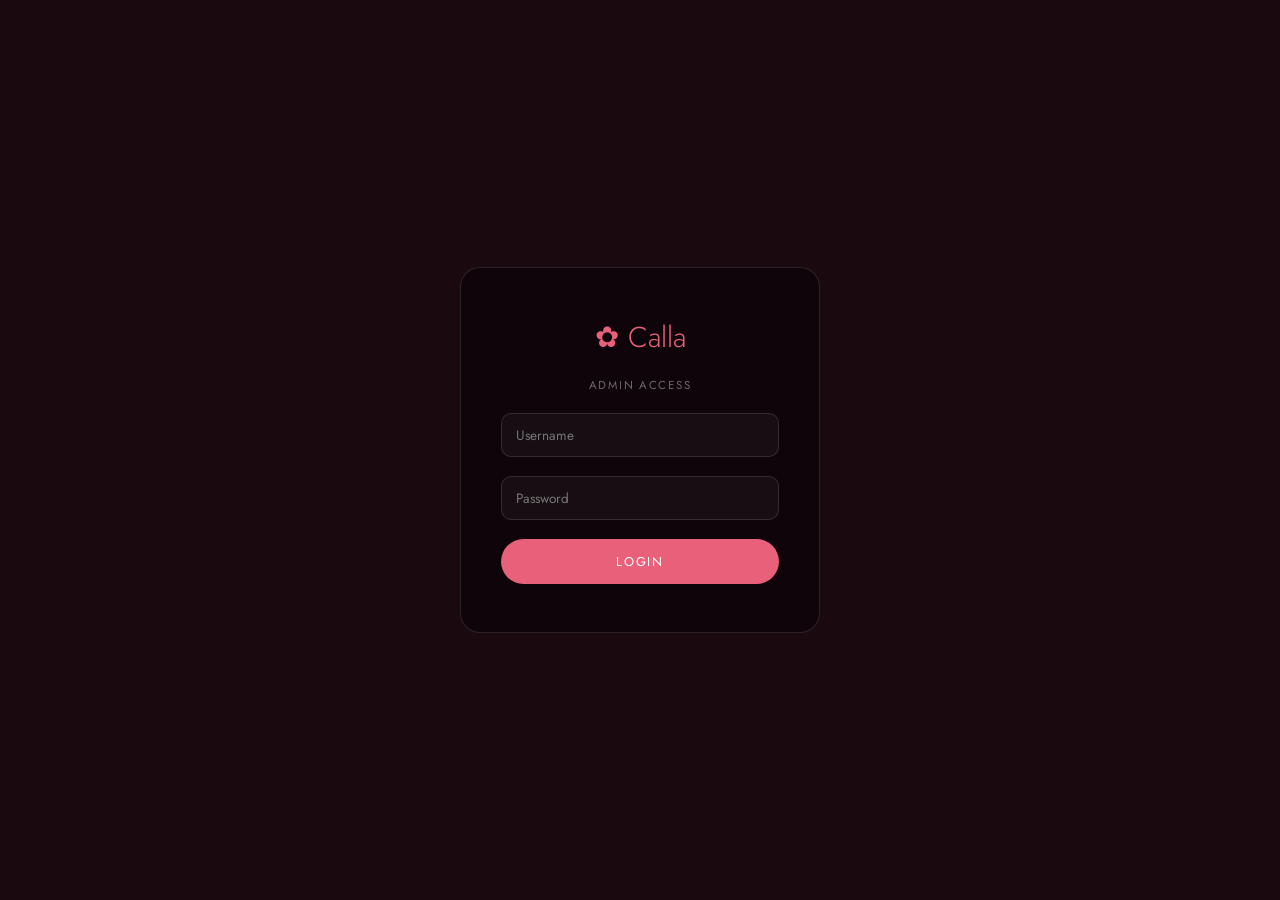
<file: CallaShop_Railway_Fixed (1)/wwwroot/login.html>
<!DOCTYPE html>
<html lang="en">
<head>
  <meta charset="UTF-8">
  <title>Calla Admin Login</title>
  <link href="https://fonts.googleapis.com/css2?family=Jost:wght@200;300;400;500&display=swap" rel="stylesheet">
  <style>
    *, *::before, *::after { margin:0; padding:0; box-sizing:border-box; }
    body {
      background: #1a0a10;
      font-family: 'Jost', sans-serif;
      color: white;
      height: 100vh;
      display: flex;
      align-items: center;
      justify-content: center;
    }
    .box {
      background: rgba(10,2,8,0.7);
      border: 1px solid rgba(255,255,255,0.12);
      border-radius: 20px;
      padding: 3rem 2.5rem;
      width: 360px;
      display: flex;
      flex-direction: column;
      gap: 1.2rem;
    }
    h1 { font-size: 1.8rem; font-weight: 300; color: #e8607a; text-align: center; }
    p  { font-size: 0.72rem; letter-spacing: 0.15em; text-transform: uppercase; color: rgba(255,255,255,0.4); text-align: center; }
    input {
      width: 100%;
      background: rgba(255,255,255,0.04);
      border: 1px solid rgba(255,255,255,0.12);
      border-radius: 10px;
      padding: 11px 14px;
      font-family: 'Jost', sans-serif;
      font-size: 0.85rem;
      color: white;
      outline: none;
    }
    input:focus { border-color: #e8607a; }
    button {
      width: 100%;
      background: #e8607a;
      color: white;
      border: none;
      padding: 13px;
      border-radius: 30px;
      font-family: 'Jost', sans-serif;
      font-size: 0.8rem;
      letter-spacing: 0.15em;
      text-transform: uppercase;
      cursor: pointer;
      transition: background 0.2s;
    }
    button:hover { background: #d44f68; }
    .error { color: #e8607a; font-size: 0.75rem; text-align: center; display: none; }
  </style>
</head>
<body>
  <div class="box">
    <h1>✿ Calla</h1>
    <p>Admin Access</p>
    <input type="text" id="user" placeholder="Username" />
    <input type="password" id="pass" placeholder="Password" />
    <button onclick="login()">Login</button>
    <span class="error" id="err">Invalid credentials</span>
  </div>
  <script>
    async function login() {
  const u = document.getElementById('user').value.trim();
  const p = document.getElementById('pass').value.trim();

  const res = await fetch('/login', {
    method: 'POST',
    headers: { 'Content-Type': 'application/json' },
    body: JSON.stringify({ username: u, password: p })
  });

  const result = await res.json();
  if (result.success) {
    window.location.href = '/admin';
  } else {
    document.getElementById('err').style.display = 'block';
  }
}
  </script>
</body>
</html>
</file>
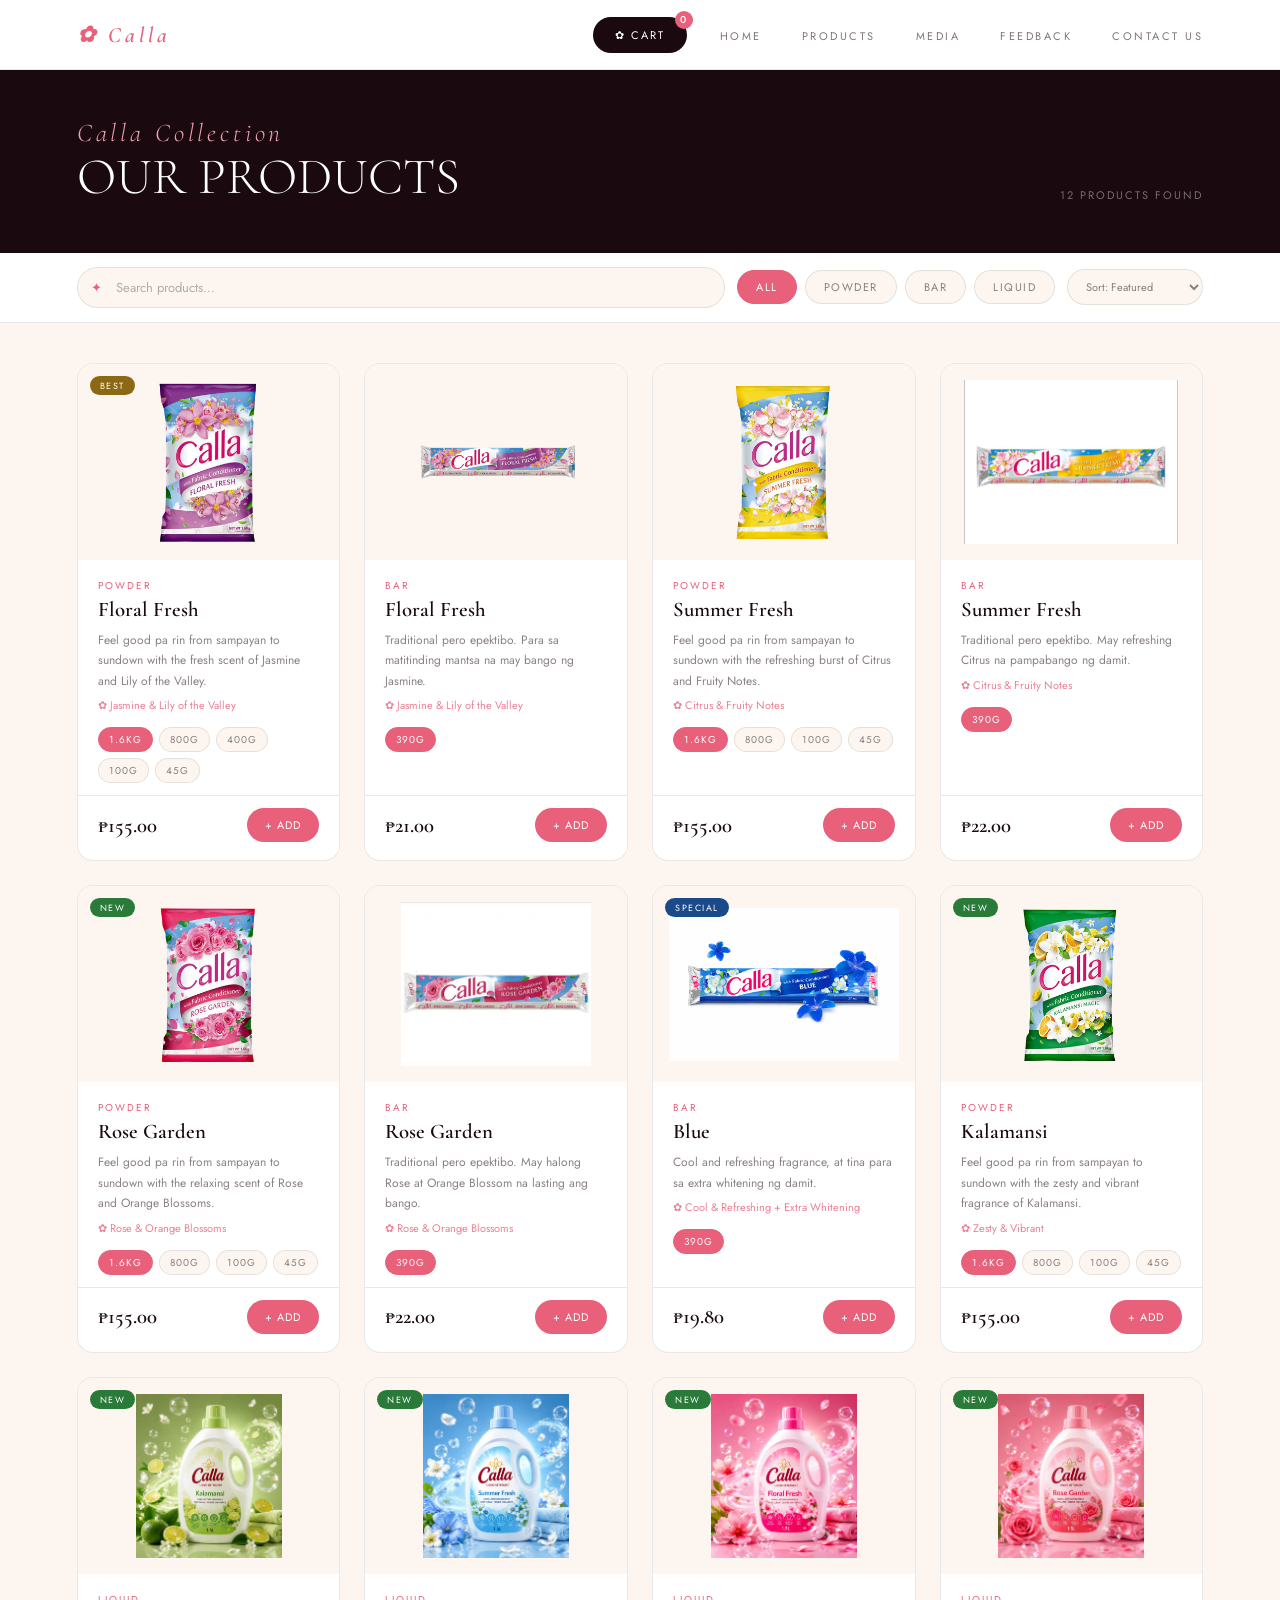
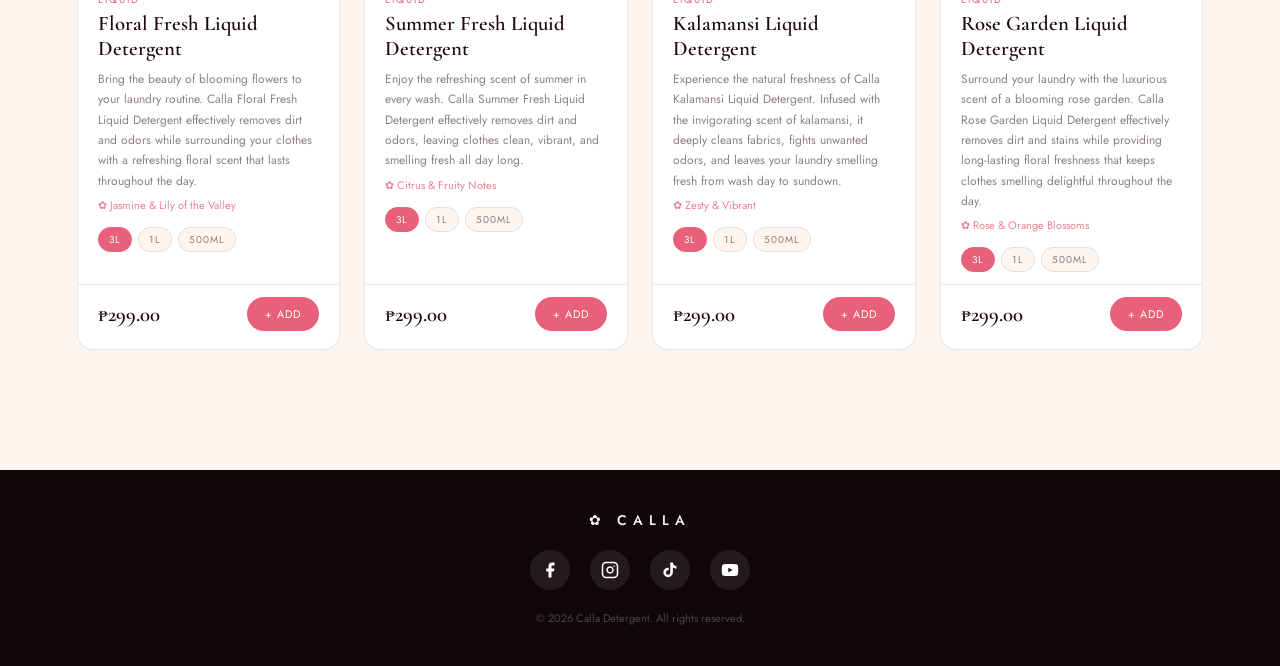
<file: CallaShop_Railway_Fixed (1)/wwwroot/shop.html>
<!DOCTYPE html>
<html lang="en">
<head>
  <meta charset="UTF-8" />
  <meta name="viewport" content="width=device-width, initial-scale=1.0" />
  <link rel="preconnect" href="https://fonts.googleapis.com" />
  <link rel="preconnect" href="https://fonts.gstatic.com" crossorigin />
  <link href="https://fonts.googleapis.com/css2?family=Cormorant+Garamond:ital,wght@0,300;0,400;0,600;1,300;1,400&family=Jost:wght@200;300;400;500&display=swap" rel="stylesheet" />
  <title>Calla — Products</title>
  <style>
    *, *::before, *::after { margin:0; padding:0; box-sizing:border-box; }
    :root {
      --pink:       #e8607a;
      --pink-light: #f2a0b0;
      --cream:      #fdf6f0;
      --dark:       #1a0a10;
      --text:       #2c1a20;
      --muted:      rgba(44,26,32,0.55);
      --border:     rgba(0,0,0,0.09);
      --white:      #ffffff;
      --font-d: 'Cormorant Garamond', Georgia, serif;
      --font-b: 'Jost', sans-serif;
    }
    body { font-family:var(--font-b); background:var(--cream); color:var(--text); min-height:100vh; }

    
    nav { background:var(--white); border-bottom:1px solid var(--border); padding:0 6%; display:flex; align-items:center; justify-content:space-between; height:70px; position:sticky; top:0; z-index:99; }
    .logo-name { font-family:var(--font-d); font-weight:600; font-size:22px; letter-spacing:4px; color:var(--pink); text-decoration:none; font-style:italic; }
    .nav-links { display:flex; list-style:none; gap:2.5rem; }
    .nav-links a { text-decoration:none; font-size:11px; letter-spacing:2.5px; text-transform:uppercase; color:var(--text); opacity:0.6; transition:opacity .2s; }
    .nav-links a:hover, .nav-links a.active { opacity:1; }
    .cart-btn { position:absolute; left:50%; transform:translateX(-50%); background:var(--dark); color:var(--white); border:none; padding:10px 22px; border-radius:30px; font-family:var(--font-b); font-size:11px; letter-spacing:2px; text-transform:uppercase; cursor:pointer; transition:background .2s; }
    .cart-btn:hover { background:var(--pink); }
    .cart-count { position:absolute; top:-6px; right:-6px; background:var(--pink); color:var(--white); width:18px; height:18px; border-radius:50%; font-size:10px; display:flex; align-items:center; justify-content:center; font-weight:500; }

   
    .page-header { background:var(--dark); padding:50px 6%; display:flex; align-items:flex-end; justify-content:space-between; flex-wrap:wrap; gap:16px; }
    .page-header h1 { font-family:var(--font-d); font-size:clamp(2rem,4vw,3.2rem); font-weight:300; color:var(--white); line-height:1; }
    .page-header h1 em { font-style:italic; color:var(--pink-light); font-size:.5em; display:block; letter-spacing:.15em; margin-bottom:6px; }
    .result-count { font-size:11px; letter-spacing:2px; text-transform:uppercase; color:rgba(255,255,255,.4); }

   
    .toolbar { background:var(--white); border-bottom:1px solid var(--border); padding:14px 6%; display:flex; gap:12px; flex-wrap:wrap; align-items:center; }
    .search-wrap { flex:1 1 240px; position:relative; }
    .search-wrap input { width:100%; background:var(--cream); border:1px solid var(--border); padding:10px 16px 10px 38px; font-family:var(--font-b); font-size:13px; color:var(--text); outline:none; border-radius:30px; transition:border-color .2s; }
    .search-wrap input::placeholder { color:rgba(0,0,0,.3); }
    .search-wrap input:focus { border-color:var(--pink); }
    .search-icon { position:absolute; left:14px; top:50%; transform:translateY(-50%); color:var(--pink); font-size:13px; pointer-events:none; }
    .filter-group { display:flex; gap:8px; flex-wrap:wrap; }
    .filter-btn { background:var(--cream); border:1px solid var(--border); padding:8px 18px; border-radius:30px; font-family:var(--font-b); font-size:11px; letter-spacing:1.5px; text-transform:uppercase; color:var(--muted); cursor:pointer; transition:all .2s; }
    .filter-btn:hover, .filter-btn.active { background:var(--pink); border-color:var(--pink); color:var(--white); }
    .sort-select { background:var(--cream); border:1px solid var(--border); padding:8px 14px; border-radius:30px; font-family:var(--font-b); font-size:11px; color:var(--muted); cursor:pointer; outline:none; }

   
    .shop-body { padding:40px 6% 80px; }
    .product-grid { display:grid; grid-template-columns:repeat(auto-fill,minmax(260px,1fr)); gap:24px; }

   
    .product-card { background:var(--white); border:1px solid var(--border); border-radius:16px; overflow:hidden; display:flex; flex-direction:column; transition:box-shadow .3s,transform .3s; }
    .product-card:hover { box-shadow:0 14px 40px rgba(232,96,122,.14); transform:translateY(-4px); }
    .card-img { width:100%; aspect-ratio:4/3; background:var(--cream); display:flex; align-items:center; justify-content:center; position:relative; overflow:hidden; }
    .card-img img { width:100%; height:100%; object-fit:contain; padding:16px; transition:transform .3s; }
    .product-card:hover .card-img img { transform:scale(1.05); }
    .card-img-fallback { position:absolute; inset:0; display:none; flex-direction:column; align-items:center; justify-content:center; gap:8px; color:rgba(0,0,0,.2); font-size:2.5rem; }
    .card-badge { position:absolute; top:12px; left:12px; color:var(--white); font-size:9px; letter-spacing:1.5px; text-transform:uppercase; padding:3px 10px; border-radius:30px; font-family:var(--font-b); background:var(--pink); }
    .card-badge.new        { background:#2a7a3a; }
    .card-badge.bestseller { background:#8b6914; }
    .card-badge.special    { background:#1a4a8a; }
    .card-body { padding:18px 20px 12px; flex:1; display:flex; flex-direction:column; gap:4px; }
    .card-cat  { font-size:10px; letter-spacing:2px; text-transform:uppercase; color:var(--pink); }
    .card-name { font-family:var(--font-d); font-size:1.3rem; font-weight:600; color:var(--dark); }
    .card-desc { font-size:12px; line-height:1.7; color:var(--muted); margin-top:4px; }
    .card-scent { font-size:11px; color:var(--pink); opacity:.8; margin-top:2px; }


    .size-selector { display:flex; flex-wrap:wrap; gap:6px; margin-top:10px; }
    .size-btn { background:var(--cream); border:1px solid var(--border); color:var(--muted); font-family:var(--font-b); font-size:10px; letter-spacing:1px; text-transform:uppercase; padding:4px 10px; border-radius:20px; cursor:pointer; transition:all .2s; }
    .size-btn:hover { border-color:var(--pink); color:var(--pink); }
    .size-btn.active { background:var(--pink); border-color:var(--pink); color:var(--white); }

    .card-footer { padding:12px 20px 18px; border-top:1px solid var(--border); display:flex; align-items:center; justify-content:space-between; gap:8px; }
    .card-price { font-family:var(--font-d); font-size:1.3rem; font-weight:600; color:var(--dark); }
    .add-btn { background:var(--pink); color:var(--white); border:none; padding:9px 18px; border-radius:30px; font-family:var(--font-b); font-size:11px; letter-spacing:1px; text-transform:uppercase; cursor:pointer; transition:background .2s; }
    .add-btn:hover { background:#d44f68; }
    .add-btn.added { background:#999; }

   
    .empty-state { grid-column:1/-1; text-align:center; padding:80px 20px; color:var(--muted); }
    .empty-state .icon { font-size:3rem; margin-bottom:16px; }
    .empty-state p { font-family:var(--font-d); font-size:1.3rem; font-style:italic; }

    
    .overlay { position:fixed; inset:0; background:rgba(0,0,0,.45); z-index:200; opacity:0; pointer-events:none; transition:opacity .3s; }
    .overlay.open { opacity:1; pointer-events:all; }
    .drawer { position:fixed; right:0; top:0; bottom:0; width:min(420px,100vw); background:var(--white); border-left:1px solid var(--border); z-index:201; display:flex; flex-direction:column; transform:translateX(100%); transition:transform .35s cubic-bezier(.4,0,.2,1); }
    .drawer.open { transform:translateX(0); }
    .drawer-head { padding:24px 28px 20px; border-bottom:1px solid var(--border); display:flex; align-items:center; justify-content:space-between; }
    .drawer-title { font-family:var(--font-d); font-size:1.5rem; font-weight:300; color:var(--dark); }
    .drawer-close { background:none; border:none; color:var(--muted); font-size:1.1rem; cursor:pointer; transition:color .2s; }
    .drawer-close:hover { color:var(--pink); }
    .drawer-items { flex:1; overflow-y:auto; padding:20px 28px; display:flex; flex-direction:column; gap:18px; }
    .cart-item { display:flex; gap:14px; align-items:flex-start; padding-bottom:18px; border-bottom:1px solid var(--border); }
    .ci-icon { width:54px; height:54px; flex-shrink:0; background:var(--cream); border:1px solid var(--border); border-radius:10px; overflow:hidden; display:flex; align-items:center; justify-content:center; }
    .ci-icon img { width:100%; height:100%; object-fit:contain; padding:4px; }
    .ci-info { flex:1; }
    .ci-name { font-family:var(--font-d); font-size:1rem; font-weight:600; color:var(--dark); }
    .ci-cat  { font-size:10px; letter-spacing:1.5px; color:var(--pink); margin-bottom:8px; text-transform:uppercase; }
    .ci-qty  { display:flex; align-items:center; gap:10px; }
    .qty-btn { background:var(--cream); border:1px solid var(--border); width:26px; height:26px; border-radius:50%; cursor:pointer; font-size:1rem; color:var(--dark); display:flex; align-items:center; justify-content:center; transition:all .2s; }
    .qty-btn:hover { background:var(--pink); border-color:var(--pink); color:var(--white); }
    .qty-num { font-size:.85rem; min-width:20px; text-align:center; font-weight:500; }
    .ci-price { font-family:var(--font-d); font-size:1.1rem; font-weight:600; color:var(--pink); white-space:nowrap; }
    .ci-remove { background:none; border:none; color:var(--muted); font-size:10px; letter-spacing:1px; text-transform:uppercase; cursor:pointer; padding:0; margin-top:6px; transition:color .2s; }
    .ci-remove:hover { color:var(--pink); }
    .cart-empty-msg { text-align:center; padding:60px 20px; font-family:var(--font-d); font-size:1.1rem; font-style:italic; color:var(--muted); line-height:1.8; }
    .drawer-foot { padding:20px 28px 32px; border-top:1px solid var(--border); }
    .subtotal-row { display:flex; justify-content:space-between; align-items:center; margin-bottom:16px; }
    .subtotal-lbl { font-size:11px; letter-spacing:2px; text-transform:uppercase; color:var(--muted); }
    .subtotal-val { font-family:var(--font-d); font-size:1.8rem; font-weight:600; color:var(--dark); }
    .order-btn { width:100%; background:var(--pink); color:var(--white); border:none; padding:14px; border-radius:30px; font-family:var(--font-b); font-size:12px; letter-spacing:2px; text-transform:uppercase; cursor:pointer; transition:background .2s; }
    .order-btn:hover { background:#d44f68; }
    .order-btn:disabled { background:rgba(0,0,0,.1); color:rgba(0,0,0,.3); cursor:not-allowed; }

    
    .modal-overlay { position:fixed; inset:0; background:rgba(0,0,0,.5); z-index:300; display:flex; align-items:center; justify-content:center; opacity:0; pointer-events:none; transition:opacity .3s; backdrop-filter:blur(4px); }
    .modal-overlay.open { opacity:1; pointer-events:all; }
    .modal { background:var(--white); border:1px solid var(--border); width:min(500px,92vw); max-height:90vh; overflow-y:auto; padding:40px; border-radius:20px; position:relative; }
    .modal-close { position:absolute; top:16px; right:20px; background:none; border:none; font-size:1.1rem; cursor:pointer; color:var(--muted); transition:color .2s; }
    .modal-close:hover { color:var(--pink); }
    .modal h2 { font-family:var(--font-d); font-size:1.9rem; font-weight:300; color:var(--dark); margin-bottom:4px; }
    .modal .sub { font-size:11px; letter-spacing:2px; text-transform:uppercase; color:var(--pink); opacity:.7; margin-bottom:24px; }
    .order-summary { background:var(--cream); border:1px solid var(--border); border-radius:12px; padding:16px 18px; margin-bottom:24px; }
    .order-summary-row { display:flex; justify-content:space-between; padding:5px 0; font-size:13px; color:var(--muted); }
    .order-summary-row.total { border-top:1px solid var(--border); margin-top:8px; padding-top:12px; font-family:var(--font-d); font-size:1.1rem; font-weight:600; color:var(--dark); }
    .form-group { margin-bottom:14px; }
    .form-group label { display:block; font-size:10px; letter-spacing:2px; text-transform:uppercase; color:var(--muted); margin-bottom:6px; }
    .form-group input, .form-group select, .form-group textarea { width:100%; background:var(--cream); border:1px solid var(--border); border-radius:10px; padding:11px 14px; font-family:var(--font-b); font-size:13px; color:var(--dark); outline:none; transition:border-color .2s; }
    .form-group input:focus, .form-group select:focus, .form-group textarea:focus { border-color:var(--pink); }
    .form-group input::placeholder, .form-group textarea::placeholder { color:rgba(0,0,0,.25); }
    .form-group textarea { resize:vertical; min-height:70px; }
    .form-row { display:grid; grid-template-columns:1fr 1fr; gap:14px; }
    .place-btn { width:100%; margin-top:8px; background:var(--pink); color:var(--white); border:none; padding:14px; border-radius:30px; font-family:var(--font-b); font-size:12px; letter-spacing:2px; text-transform:uppercase; cursor:pointer; transition:background .2s; }
    .place-btn:hover { background:#d44f68; }

   
    .success-view { text-align:center; padding:20px 0; display:none; }
    .success-view.show { display:block; }
    .success-icon { font-size:3rem; margin-bottom:16px; display:inline-block; color:var(--pink); }
    .success-view h3 { font-family:var(--font-d); font-size:1.9rem; font-weight:300; color:var(--dark); margin-bottom:10px; }
    .success-view p { font-size:13px; color:var(--muted); line-height:1.8; }
    .success-view .order-id { font-family:var(--font-d); font-size:1.1rem; color:var(--pink); margin-top:14px; letter-spacing:.1em; }


    .toast { position:fixed; bottom:32px; left:50%; transform:translateX(-50%) translateY(20px); background:var(--dark); color:var(--white); padding:11px 26px; border-radius:30px; font-size:12px; letter-spacing:1px; z-index:400; opacity:0; transition:all .3s; white-space:nowrap; pointer-events:none; }
    .toast.show { opacity:1; transform:translateX(-50%) translateY(0); }

   
    footer { background:#110508; padding:36px 6%; display:flex; align-items:center; justify-content:space-between; flex-wrap:wrap; gap:16px; margin-top:40px; }
    .foot-logo { font-family:var(--font-b); font-weight:500; font-size:14px; letter-spacing:6px; text-transform:uppercase; color:var(--white); }
    .foot-copy { font-size:11px; color:rgba(255,255,255,.25); }

    @media(max-width:640px) {
      .nav-links { display:none; }
      .form-row { grid-template-columns:1fr; }
      .modal { padding:28px 20px; }
      .shop-body { padding:28px 4% 60px; }
    }
  </style>
</head>
<body>


<nav>
  <a href="index.html" class="logo-name">✿ Calla</a>
 <ul class="nav-links">
    <li><a href="index.html">Home</a></li>
    <li><a href="shop.html">Products</a></li>
    <li><a href="media.html">Media</a></li>
    <li><a href="feedback.html">Feedback</a></li>
    <li><a href="contact.html">Contact Us</a></li>
</ul>
  <button class="cart-btn" id="cartBtn">
    ✿ Cart <span class="cart-count" id="cartCount">0</span>
  </button>
</nav>


<div class="page-header">
  <h1><em>Calla Collection</em>OUR PRODUCTS</h1>
  <span class="result-count" id="resultCount"></span>
</div>


<div class="toolbar">
  <div class="search-wrap">
    <span class="search-icon">✦</span>
    <input type="text" id="searchInput" placeholder="Search products…" />
  </div>
  <div class="filter-group" id="filterGroup">
    <button class="filter-btn active" data-cat="all">All</button>
    <button class="filter-btn" data-cat="powder">Powder</button>
    <button class="filter-btn" data-cat="bar">Bar</button>
    <button class="filter-btn" data-cat="liquid">Liquid</button>
  </div>
  <select class="sort-select" id="sortSelect">
    <option value="default">Sort: Featured</option>
    <option value="price-asc">Price: Low to High</option>
    <option value="price-desc">Price: High to Low</option>
    <option value="name-asc">Name: A–Z</option>
  </select>
</div>


<div class="shop-body">
  <div class="product-grid" id="productGrid"></div>
</div>


<footer style="flex-direction:column; text-align:center; gap:20px; padding:40px 6%; display:flex; align-items:center; justify-content:center;">
  <span class="foot-logo">✿ Calla</span>
  <div style="display:flex; gap:20px; align-items:center; justify-content:center;">
    <a href="https://www.facebook.com/calladetergent/" target="_blank" title="Facebook" style="display:flex; align-items:center; justify-content:center; width:40px; height:40px; border-radius:50%; background:rgba(255,255,255,0.08); transition:background .2s;" onmouseover="this.style.background='#1877f2'" onmouseout="this.style.background='rgba(255,255,255,0.08)'">
      <svg xmlns="http://www.w3.org/2000/svg" width="18" height="18" viewBox="0 0 24 24" fill="white"><path d="M18 2h-3a5 5 0 0 0-5 5v3H7v4h3v8h4v-8h3l1-4h-4V7a1 1 0 0 1 1-1h3z"/></svg>
    </a>
    <a href="#" title="Instagram" style="display:flex; align-items:center; justify-content:center; width:40px; height:40px; border-radius:50%; background:rgba(255,255,255,0.08); transition:background .2s;" onmouseover="this.style.background='#e1306c'" onmouseout="this.style.background='rgba(255,255,255,0.08)'">
      <svg xmlns="http://www.w3.org/2000/svg" width="18" height="18" viewBox="0 0 24 24" fill="none" stroke="white" stroke-width="2" stroke-linecap="round" stroke-linejoin="round"><rect x="2" y="2" width="20" height="20" rx="5" ry="5"/><path d="M16 11.37A4 4 0 1 1 12.63 8 4 4 0 0 1 16 11.37z"/><line x1="17.5" y1="6.5" x2="17.51" y2="6.5"/></svg>
    </a>
    <a href="https://www.tiktok.com/@calladetergent" target="_blank" title="TikTok" style="display:flex; align-items:center; justify-content:center; width:40px; height:40px; border-radius:50%; background:rgba(255,255,255,0.08); transition:background .2s;" onmouseover="this.style.background='#333'" onmouseout="this.style.background='rgba(255,255,255,0.08)'">
      <svg xmlns="http://www.w3.org/2000/svg" width="18" height="18" viewBox="0 0 24 24" fill="white"><path d="M19.59 6.69a4.83 4.83 0 0 1-3.77-4.25V2h-3.45v13.67a2.89 2.89 0 0 1-2.88 2.5 2.89 2.89 0 0 1-2.89-2.89 2.89 2.89 0 0 1 2.89-2.89c.28 0 .54.04.79.1V9.01a6.33 6.33 0 0 0-.79-.05 6.34 6.34 0 0 0-6.34 6.34 6.34 6.34 0 0 0 6.34 6.34 6.34 6.34 0 0 0 6.33-6.34V8.69a8.18 8.18 0 0 0 4.78 1.52V6.75a4.85 4.85 0 0 1-1.01-.06z"/></svg>
    </a>
    <a href="https://www.youtube.com/channel/UCK6Rw9IgQ3IiVwT3MNxAAdQ" target="_blank" title="YouTube" style="display:flex; align-items:center; justify-content:center; width:40px; height:40px; border-radius:50%; background:rgba(255,255,255,0.08); transition:background .2s;" onmouseover="this.style.background='#ff0000'" onmouseout="this.style.background='rgba(255,255,255,0.08)'">
      <svg xmlns="http://www.w3.org/2000/svg" width="18" height="18" viewBox="0 0 24 24" fill="white"><path d="M22.54 6.42a2.78 2.78 0 0 0-1.95-1.96C18.88 4 12 4 12 4s-6.88 0-8.59.46A2.78 2.78 0 0 0 1.46 6.42 29 29 0 0 0 1 12a29 29 0 0 0 .46 5.58 2.78 2.78 0 0 0 1.95 1.95C5.12 20 12 20 12 20s6.88 0 8.59-.47a2.78 2.78 0 0 0 1.95-1.95A29 29 0 0 0 23 12a29 29 0 0 0-.46-5.58z"/><polygon points="9.75 15.02 15.5 12 9.75 8.98 9.75 15.02" fill="#110508"/></svg>
    </a>
  </div>
  <span class="foot-copy">© 2026 Calla Detergent. All rights reserved.</span>
</footer>


<div class="overlay" id="overlay"></div>
<div class="drawer" id="drawer">
  <div class="drawer-head">
    <span class="drawer-title">Your Cart</span>
    <button class="drawer-close" id="drawerClose">✕</button>
  </div>
  <div class="drawer-items" id="drawerItems"></div>
  <div class="drawer-foot">
    <div class="subtotal-row">
      <span class="subtotal-lbl">Subtotal</span>
      <span class="subtotal-val" id="subtotalVal">₱0.00</span>
    </div>
    <button class="order-btn" id="orderBtn" disabled>Place Order</button>
  </div>
</div>


<div class="modal-overlay" id="modalOverlay">
  <div class="modal">
    <button class="modal-close" id="modalClose">✕</button>
    <div id="formView">
      <h2>Order Details</h2>
      <p class="sub">Fill in your information below</p>
      <div class="order-summary" id="orderSummary"></div>
      <div class="form-row">
        <div class="form-group"><label>First Name</label><input type="text" id="fname" placeholder="Maria" /></div>
        <div class="form-group"><label>Last Name</label><input type="text" id="lname" placeholder="Santos" /></div>
      </div>
      <div class="form-group"><label>Contact Number</label><input type="tel" id="phone" placeholder="09XX XXX XXXX" /></div>
      <div class="form-group"><label>Delivery Address</label><textarea id="address" placeholder="House No., Street, Barangay, City"></textarea></div>
      <div class="form-group">
        <label>Payment Method</label>
        <select id="payment">
          <option value="cod">Cash on Delivery</option>
          <option value="gcash">GCash</option>
          <option value="maya">Maya</option>
          <option value="bank">Bank Transfer</option>
        </select>
      </div>
      <button class="place-btn" id="placeBtn">Confirm Order</button>
    </div>
    <div class="success-view" id="successView">
      <span class="success-icon">✿</span>
      <h3>Order Placed!</h3>
      <p>Salamat sa iyong tiwala.<br>Ibibigay namin ang pinakamabangong karanasan.</p>
      <p class="order-id" id="orderId"></p>
    </div>
  </div>
</div>

<div class="toast" id="toast"></div>

<script>
  const PRODUCTS = [
    { name:'Floral Fresh', cat:'powder', scent:'Jasmine & Lily of the Valley', desc:'Feel good pa rin from sampayan to sundown with the fresh scent of Jasmine and Lily of the Valley.', img:'./assets/images/Floral.png',
      sizes:[{id:1,variant:'1.6kg Powder',grams:1600,price:155.00,badge:'bestseller',badgeLbl:'BEST',img:'./assets/images/floral1.6kg.png'},{id:2,variant:'800g Powder',grams:800,price:79.10,badge:'new',badgeLbl:'NEW',img:'./assets/images/floral800.webp'},{id:3,variant:'400g Powder',grams:400,price:39.55,badge:'new',badgeLbl:'NEW',img:'./assets/images/floral400.webp'},{id:4,variant:'100g Powder',grams:100,price:10.40,badge:'new',badgeLbl:'NEW'},{id:5,variant:'45g Powder',grams:45,price:4.90,badge:'new',badgeLbl:'NEW',img:'./assets/images/floral45.webp'}] },
    { name:'Floral Fresh', cat:'bar', scent:'Jasmine & Lily of the Valley', desc:'Traditional pero epektibo. Para sa matitinding mantsa na may bango ng Jasmine.', img:'./assets/images/floralBar.png',  
      sizes:[{id:6,variant:'390g Bar',grams:390,price:21.00,badge:'',badgeLbl:''}] },
    { name:'Summer Fresh', cat:'powder', scent:'Citrus & Fruity Notes', desc:'Feel good pa rin from sampayan to sundown with the refreshing burst of Citrus and Fruity Notes.', img:'./assets/images/Yellow.png',
      sizes:[{id:7,variant:'1.6kg Powder',grams:1600,price:155.00,badge:'',badgeLbl:'',img:'./assets/images/summer1.6.png'},{id:8,variant:'800g Powder',grams:800,price:79.10,badge:'',badgeLbl:'',img:'./assets/images/summer800.png'},{id:9,variant:'100g Powder',grams:100,price:10.40,badge:'',badgeLbl:'',img:'./assets/images/summer100.png'},{id:10,variant:'45g Powder',grams:45,price:4.90,badge:'',badgeLbl:'',img:'./assets/images/summer45.png'}] },
    { name:'Summer Fresh', cat:'bar', scent:'Citrus & Fruity Notes', desc:'Traditional pero epektibo. May refreshing Citrus na pampabango ng damit.', img:'./assets/images/Summer Fresh.jpg',
      sizes:[{id:11,variant:'390g Bar',grams:390,price:22.00,badge:'',badgeLbl:''}] },
    { name:'Rose Garden', cat:'powder', scent:'Rose & Orange Blossoms', desc:'Feel good pa rin from sampayan to sundown with the relaxing scent of Rose and Orange Blossoms.', img:'./assets/images/Rose.png',
      sizes:[{id:12,variant:'1.6kg Powder',grams:1600,price:155.00,badge:'new',badgeLbl:'NEW',img:'./assets/images/rose1.6.png'},{id:13,variant:'800g Powder',grams:800,price:79.10,badge:'',badgeLbl:'',img:'./assets/images/rose800.webp'},{id:14,variant:'100g Powder',grams:100,price:10.40,badge:'',badgeLbl:'',img:'./assets/images/rose100.png'},{id:15,variant:'45g Powder',grams:45,price:4.90,badge:'',badgeLbl:'',img:'./assets/images/rose45.webp'}] },
    { name:'Rose Garden', cat:'bar', scent:'Rose & Orange Blossoms', desc:'Traditional pero epektibo. May halong Rose at Orange Blossom na lasting ang bango.', img:'./assets/images/Rose Garden Bar.jpg',
      sizes:[{id:16,variant:'390g Bar',grams:390,price:22.00,badge:'',badgeLbl:''}] },
    { name:'Blue', cat:'bar', scent:'Cool & Refreshing + Extra Whitening', desc:'Cool and refreshing fragrance, at tina para sa extra whitening ng damit.', img:'./assets/images/blue.png',
      sizes:[{id:17,variant:'390g Bar',grams:390,price:19.80,badge:'special',badgeLbl:'SPECIAL'}] },
    { name:'Kalamansi', cat:'powder', scent:'Zesty & Vibrant', desc:'Feel good pa rin from sampayan to sundown with the zesty and vibrant fragrance of Kalamansi.', img:'./assets/images/Kalamansi.png',
      sizes:[{id:18,variant:'1.6kg Powder',grams:1600,price:155.00,badge:'new',badgeLbl:'NEW',img:'./assets/images/mansi1.6.png'},{id:19,variant:'800g Powder',grams:800,price:79.10,badge:'new',badgeLbl:'NEW',img:'./assets/images/mansi800.png'},{id:20,variant:'100g Powder',grams:100,price:10.40,badge:'new',badgeLbl:'NEW',img:'./assets/images/mansi100.png'},{id:21,variant:'45g Powder',grams:45,price:4.90,badge:'',badgeLbl:'',img:'./assets/images/mansi45.png'}] },
    { name:'Floral Fresh Liquid Detergent', cat:'liquid', scent:'Jasmine & Lily of the Valley', desc:'Bring the beauty of blooming flowers to your laundry routine. Calla Floral Fresh Liquid Detergent effectively removes dirt and odors while surrounding your clothes with a refreshing floral scent that lasts throughout the day.', img:'./assets/images/FFresh LD.png',
      sizes:[{id:22,variant:'3.5L Liquid',grams:3000,price:299.00,badge:'new',badgeLbl:'NEW'},{id:23,variant:'1L Liquid',grams:1000,price:199.00,badge:'',badgeLbl:''},{id:24,variant:'500ml Liquid',grams:500,price:99.00,badge:'',badgeLbl:''}] },
    { name:'Summer Fresh Liquid Detergent', cat:'liquid', scent:'Citrus & Fruity Notes', desc:'Enjoy the refreshing scent of summer in every wash. Calla Summer Fresh Liquid Detergent effectively removes dirt and odors, leaving clothes clean, vibrant, and smelling fresh all day long.', img:'./assets/images/Summer Fresh LD.png',
      sizes:[{id:25,variant:'3.5L Liquid',grams:3000,price:299.00,badge:'new',badgeLbl:'NEW'},{id:26,variant:'1L Liquid',grams:1000,price:199.00,badge:'',badgeLbl:''},{id:27,variant:'500ml Liquid',grams:500,price:99.00,badge:'',badgeLbl:''}] },
    { name:'Kalamansi Liquid Detergent', cat:'liquid', scent:'Zesty & Vibrant', desc:'Experience the natural freshness of Calla Kalamansi Liquid Detergent. Infused with the invigorating scent of kalamansi, it deeply cleans fabrics, fights unwanted odors, and leaves your laundry smelling fresh from wash day to sundown.', img:'./assets/images/Kalamansi LD.png',
      sizes:[{id:28,variant:'3.5L Liquid',grams:3000,price:299.00,badge:'new',badgeLbl:'NEW'},{id:29,variant:'1L Liquid',grams:1000,price:199.00,badge:'',badgeLbl:''},{id:30,variant:'500ml Liquid',grams:500,price:99.00,badge:'',badgeLbl:''}] },
    { name:'Rose Garden Liquid Detergent', cat:'liquid', scent:'Rose & Orange Blossoms', desc:'Surround your laundry with the luxurious scent of a blooming rose garden. Calla Rose Garden Liquid Detergent effectively removes dirt and stains while providing long-lasting floral freshness that keeps clothes smelling delightful throughout the day.', img:'./assets/images/Rose Garden LD.png',
      sizes:[{id:31,variant:'3.5L Liquid',grams:3000,price:299.00,badge:'new',badgeLbl:'NEW'},{id:32,variant:'1L Liquid',grams:1000,price:199.00,badge:'',badgeLbl:''},{id:33,variant:'500ml Liquid',grams:500,price:99.00,badge:'',badgeLbl:''}] },
  ];

  const selectedSize = {};
  PRODUCTS.forEach((_,i) => { selectedSize[i] = 0; });
  let cart=[], activeFilter='all', searchTerm='', sortMode='default';

  function getFiltered() {
    let list = PRODUCTS.map((p,i) => ({...p,_idx:i}));
    if (activeFilter !== 'all') list = list.filter(p => p.cat === activeFilter);
    if (searchTerm) list = list.filter(p => p.name.toLowerCase().includes(searchTerm) || p.scent.toLowerCase().includes(searchTerm) || p.sizes.some(s => s.variant.toLowerCase().includes(searchTerm)));
    if (sortMode==='price-asc')  list.sort((a,b) => a.sizes[selectedSize[a._idx]].price - b.sizes[selectedSize[b._idx]].price);
    if (sortMode==='price-desc') list.sort((a,b) => b.sizes[selectedSize[b._idx]].price - a.sizes[selectedSize[a._idx]].price);
    if (sortMode==='name-asc')   list.sort((a,b) => a.name.localeCompare(b.name));
    return list;
  }

  function renderGrid() {
    const grid = document.getElementById('productGrid');
    const list = getFiltered();
    document.getElementById('resultCount').textContent = `${list.length} product${list.length!==1?'s':''} found`;
    if (!list.length) { grid.innerHTML=`<div class="empty-state"><div class="icon">✿</div><p>Walang produktong nahanap.</p></div>`; return; }
    grid.innerHTML = list.map(p => {
      const idx=p._idx, selIdx=selectedSize[idx], size=p.sizes[selIdx];
      const sizeBtns = p.sizes.map((s, si) => {
  let lbl = '';

  if (p.cat === 'liquid') {
    if (s.grams >= 1000) {
      const liters = s.grams / 1000;
      lbl = Number.isInteger(liters) ? liters + 'L' : liters.toFixed(1) + 'L';
    } else {
      lbl = s.grams + 'ml';
    }
  } else {
    if (s.grams >= 1000) {
      const kgs = s.grams / 1000;
      lbl = Number.isInteger(kgs) ? kgs + 'kg' : kgs.toFixed(1) + 'kg';
    } else {
      lbl = s.grams + 'g';
    }
  }

  return `<button class="size-btn ${si===selIdx?'active':''}" onclick="selectSize(${idx},${si})">${lbl}</button>`;
}).join('');
      return `
      <div class="product-card" id="card-${idx}">
       <div class="card-img">
  <img id="img-${idx}" 
       src="${p.sizes[selIdx].img || p.img}" 
       alt="${p.name}" 
       onerror="this.style.display='none';this.nextElementSibling.style.display='flex';" />
          <div class="card-img-fallback">✿</div>
          ${size.badge?`<span class="card-badge ${size.badge}">${size.badgeLbl}</span>`:''}
        </div>
        <div class="card-body">
          <span class="card-cat">${p.cat}</span>
          <span class="card-name">${p.name}</span>
          <span class="card-desc">${p.desc}</span>
          <span class="card-scent">✿ ${p.scent}</span>
          <div class="size-selector">${sizeBtns}</div>
        </div>
        <div class="card-footer">
          <span class="card-price" id="price-${idx}">₱${size.price.toFixed(2)}</span>
          <button class="add-btn" id="addbtn-${idx}" onclick="addToCart(${idx},this)">+ Add</button>
        </div>
      </div>`;
    }).join('');
  }

  function selectSize(productIdx, sizeIdx) {
  selectedSize[productIdx] = sizeIdx;
  
  const p = PRODUCTS[productIdx];
  const size = p.sizes[sizeIdx];
  

  const priceEl = document.getElementById(`price-${productIdx}`);
  if (priceEl) priceEl.textContent = `₱${size.price.toFixed(2)}`;


  const imgEl = document.getElementById(`img-${productIdx}`);
  if (imgEl) {
    imgEl.src = size.img || p.img;
  }

 
  const card = document.getElementById(`card-${productIdx}`);
  if (card) {
    card.querySelectorAll('.size-btn').forEach((btn, i) => {
      btn.classList.toggle('active', i === sizeIdx);
    });

    const badgeEl = card.querySelector('.card-badge');
    if (size.badge) {
      if (badgeEl) {
        badgeEl.className = `card-badge ${size.badge}`;
        badgeEl.textContent = size.badgeLbl;
      } else {
        const nb = document.createElement('span');
        nb.className = `card-badge ${size.badge}`;
        nb.textContent = size.badgeLbl;
        card.querySelector('.card-img').appendChild(nb);
      }
    } else if (badgeEl) {
      badgeEl.remove();
    }
  }
}

  function addToCart(productIdx, btn) {
    const p=PRODUCTS[productIdx], sizeIdx=selectedSize[productIdx], size=p.sizes[sizeIdx], cartId=`${productIdx}-${sizeIdx}`;
    const existing = cart.find(c => c.cartId===cartId);
    if (existing) existing.qty++;
    else cart.push({cartId, id:size.id, name:p.name, variant:size.variant, scent:p.scent, img:p.img, price:size.price, qty:1});
    btn.textContent='✓ Added'; btn.classList.add('added');
    setTimeout(() => { btn.textContent='+ Add'; btn.classList.remove('added'); }, 1200);
    updateCartUI();
    showToast(`${p.name} ${size.variant} added to cart`);
  }

  function updateCartUI() {
    document.getElementById('cartCount').textContent = cart.reduce((s,c)=>s+c.qty,0);
    document.getElementById('subtotalVal').textContent = `₱${cart.reduce((s,c)=>s+c.price*c.qty,0).toFixed(2)}`;
    document.getElementById('orderBtn').disabled = cart.length===0;
    renderDrawerItems();
  }

  function renderDrawerItems() {
    const el = document.getElementById('drawerItems');
    if (!cart.length) { el.innerHTML=`<p class="cart-empty-msg">Your cart is empty.<br><em>Magdagdag ng produkto</em></p>`; return; }
    el.innerHTML = cart.map(item => `
      <div class="cart-item">
        <div class="ci-icon"><img src="${item.img}" alt="${item.name}" onerror="this.style.display='none'" /></div>
        <div class="ci-info">
          <div class="ci-name">${item.name}</div>
          <div class="ci-cat">${item.variant}</div>
          <div class="ci-qty">
            <button class="qty-btn" onclick="changeQty('${item.cartId}',-1)">−</button>
            <span class="qty-num">${item.qty}</span>
            <button class="qty-btn" onclick="changeQty('${item.cartId}',1)">+</button>
            <button class="ci-remove" onclick="removeItem('${item.cartId}')">Remove</button>
          </div>
        </div>
        <div class="ci-price">₱${(item.price*item.qty).toFixed(2)}</div>
      </div>`).join('');
  }

  function changeQty(cartId, delta) {
    const item = cart.find(c=>c.cartId===cartId);
    if (!item) return;
    item.qty += delta;
    if (item.qty<=0) cart = cart.filter(c=>c.cartId!==cartId);
    updateCartUI();
  }

  function removeItem(cartId) { cart=cart.filter(c=>c.cartId!==cartId); updateCartUI(); }

  function openDrawer()  { document.getElementById('drawer').classList.add('open'); document.getElementById('overlay').classList.add('open'); }
  function closeDrawer() { document.getElementById('drawer').classList.remove('open'); document.getElementById('overlay').classList.remove('open'); }

  document.getElementById('cartBtn').onclick    = openDrawer;
  document.getElementById('drawerClose').onclick = closeDrawer;
  document.getElementById('overlay').onclick    = closeDrawer;

  document.getElementById('orderBtn').onclick = () => {
    closeDrawer();
    const subtotal = cart.reduce((s,c)=>s+c.price*c.qty,0);
    document.getElementById('orderSummary').innerHTML =
      cart.map(c=>`<div class="order-summary-row"><span>${c.name} ${c.variant} × ${c.qty}</span><span>₱${(c.price*c.qty).toFixed(2)}</span></div>`).join('') +
      `<div class="order-summary-row total"><span>Total</span><span>₱${subtotal.toFixed(2)}</span></div>`;
    document.getElementById('successView').classList.remove('show');
    document.getElementById('formView').style.display='block';
    document.getElementById('modalOverlay').classList.add('open');
  };

  document.getElementById('modalClose').onclick = () => document.getElementById('modalOverlay').classList.remove('open');
  document.getElementById('modalOverlay').onclick = e => { if(e.target===document.getElementById('modalOverlay')) document.getElementById('modalOverlay').classList.remove('open'); };

  document.getElementById('placeBtn').onclick = async () => {
    const fname=document.getElementById('fname').value.trim();
    const lname=document.getElementById('lname').value.trim();
    const phone=document.getElementById('phone').value.trim();
    const address=document.getElementById('address').value.trim();
    const payment=document.getElementById('payment').value;
    if (!fname||!lname||!phone||!address) { showToast('Please fill in all fields'); return; }
    const items=cart.map(c=>`${c.name} ${c.variant} x${c.qty}`).join(', ');
    const total=cart.reduce((s,c)=>s+c.price*c.qty,0).toFixed(2);
    const res=await fetch('/submit-order',{method:'POST',headers:{'Content-Type':'application/json'},body:JSON.stringify({firstName:fname,lastName:lname,phone,address,payment,items,total})});
    const result=await res.json();
    document.getElementById('formView').style.display='none';
    document.getElementById('successView').classList.add('show');
    document.getElementById('orderId').textContent=`Order ID: ${result.orderId}`;


document.getElementById('fname').value = '';
document.getElementById('lname').value = '';
document.getElementById('phone').value = '';
document.getElementById('address').value = '';
document.getElementById('payment').selectedIndex = 0;


cart = [];
updateCartUI();
    cart=[]; updateCartUI();
  };

  document.getElementById('searchInput').addEventListener('input', e => { searchTerm=e.target.value.toLowerCase(); renderGrid(); });
  document.getElementById('filterGroup').addEventListener('click', e => {
    if (!e.target.classList.contains('filter-btn')) return;
    document.querySelectorAll('.filter-btn').forEach(b=>b.classList.remove('active'));
    e.target.classList.add('active');
    activeFilter=e.target.dataset.cat;
    renderGrid();
  });
  document.getElementById('sortSelect').addEventListener('change', e => { sortMode=e.target.value; renderGrid(); });

  function showToast(msg) { const t=document.getElementById('toast'); t.textContent=msg; t.classList.add('show'); setTimeout(()=>t.classList.remove('show'),2400); }

  renderGrid();
  updateCartUI();
</script>
</body>
</html>
</file>
